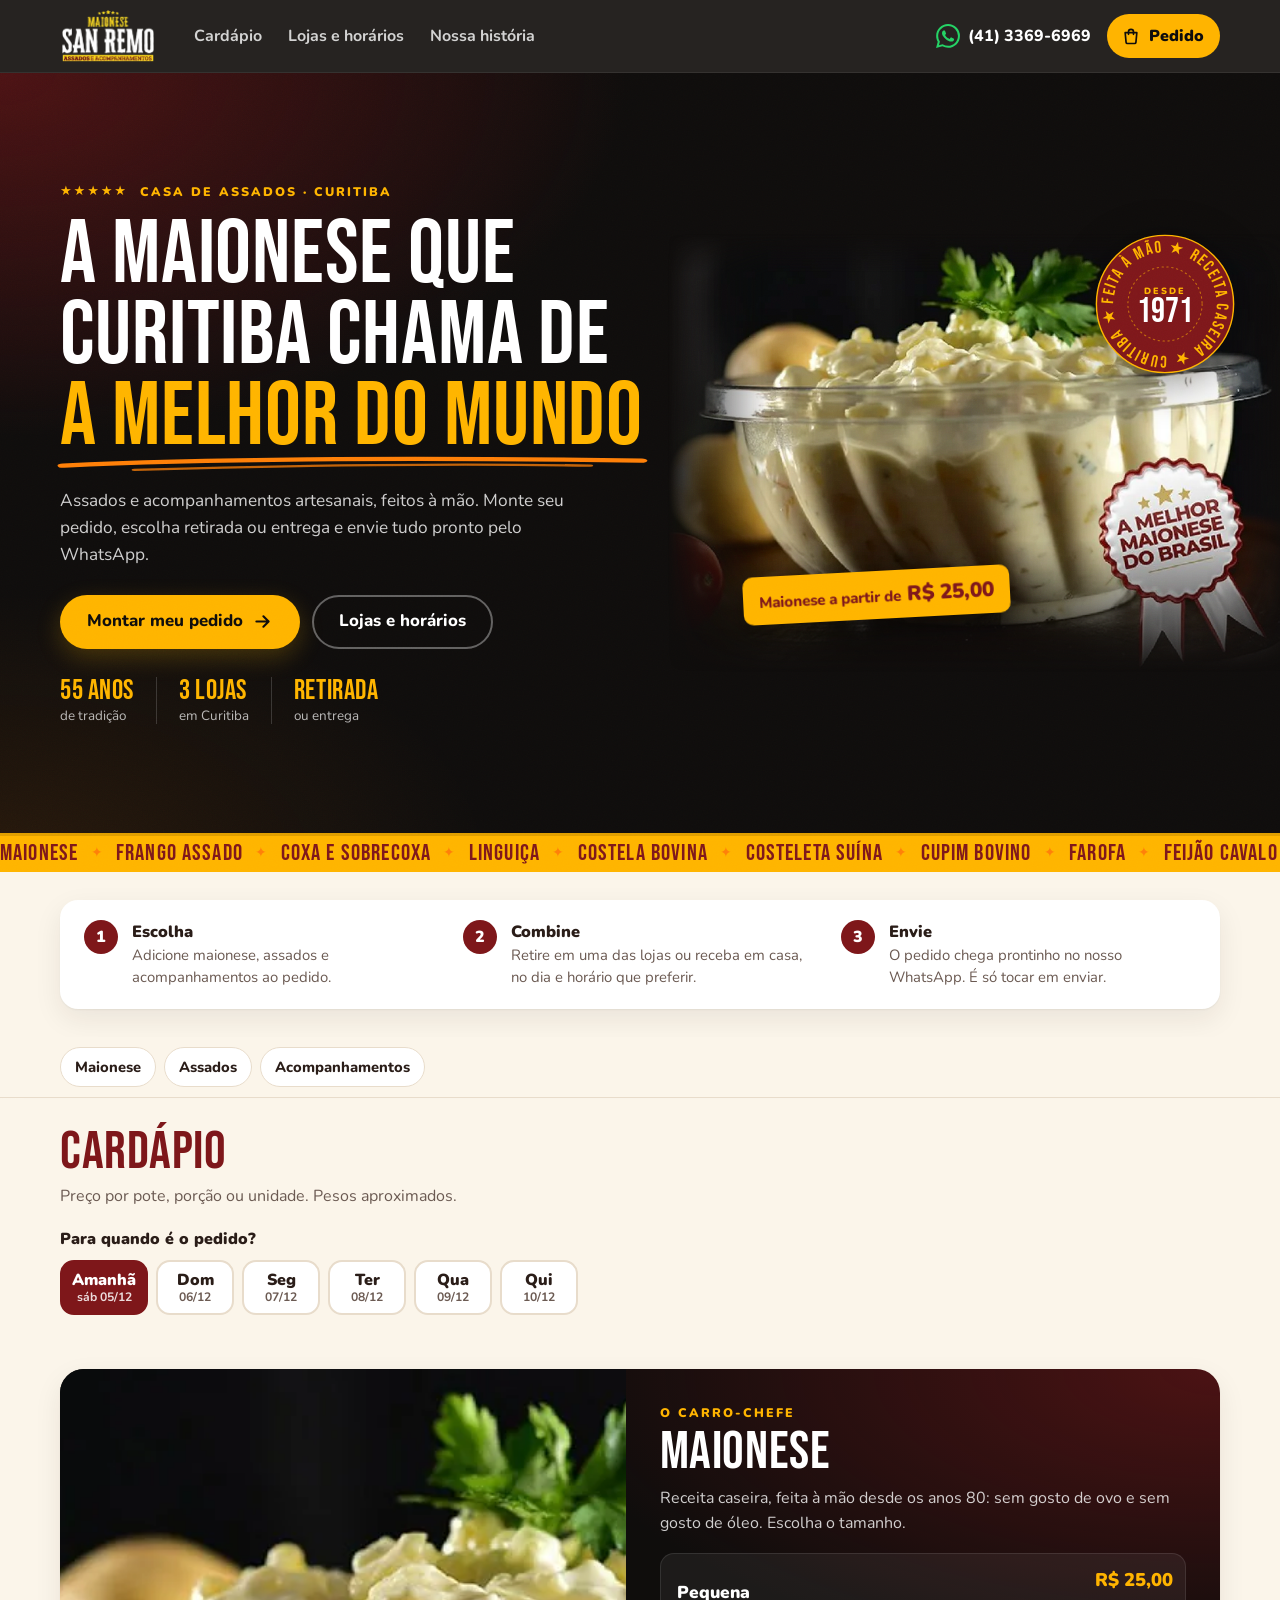
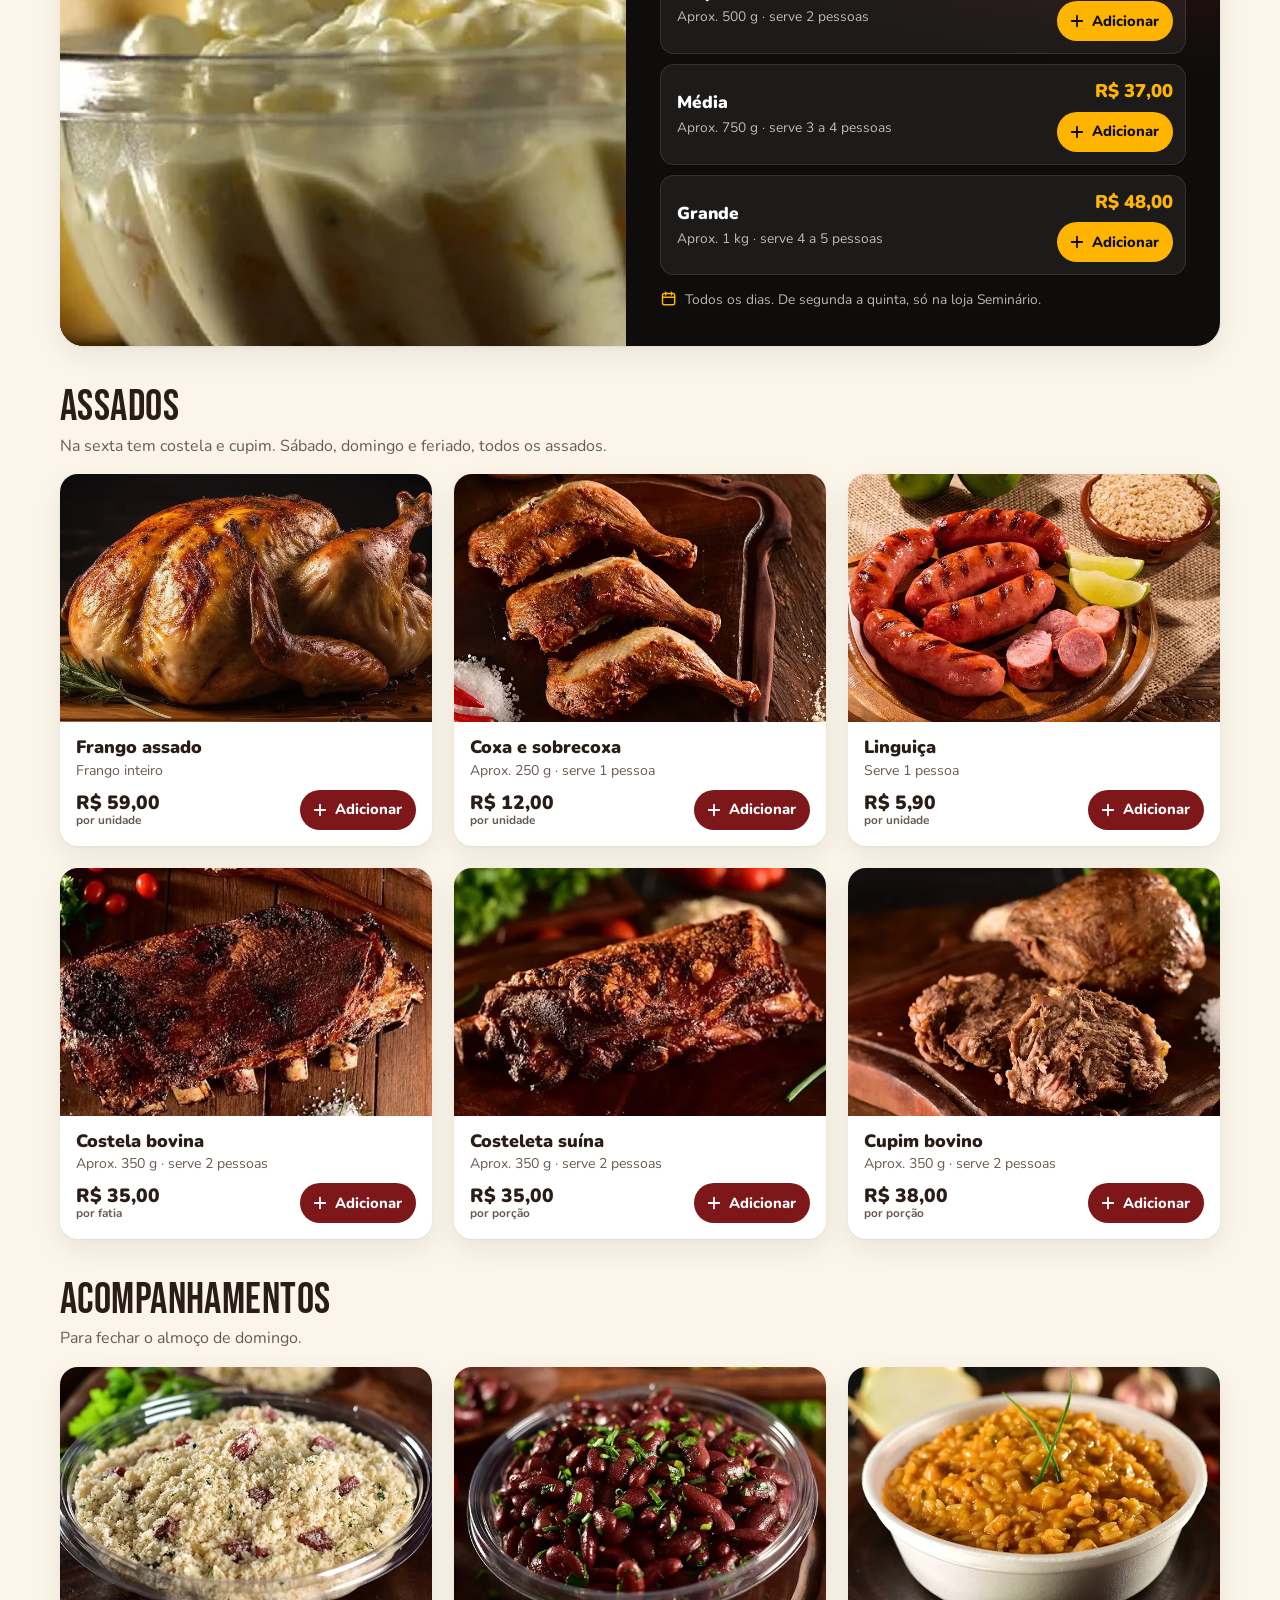
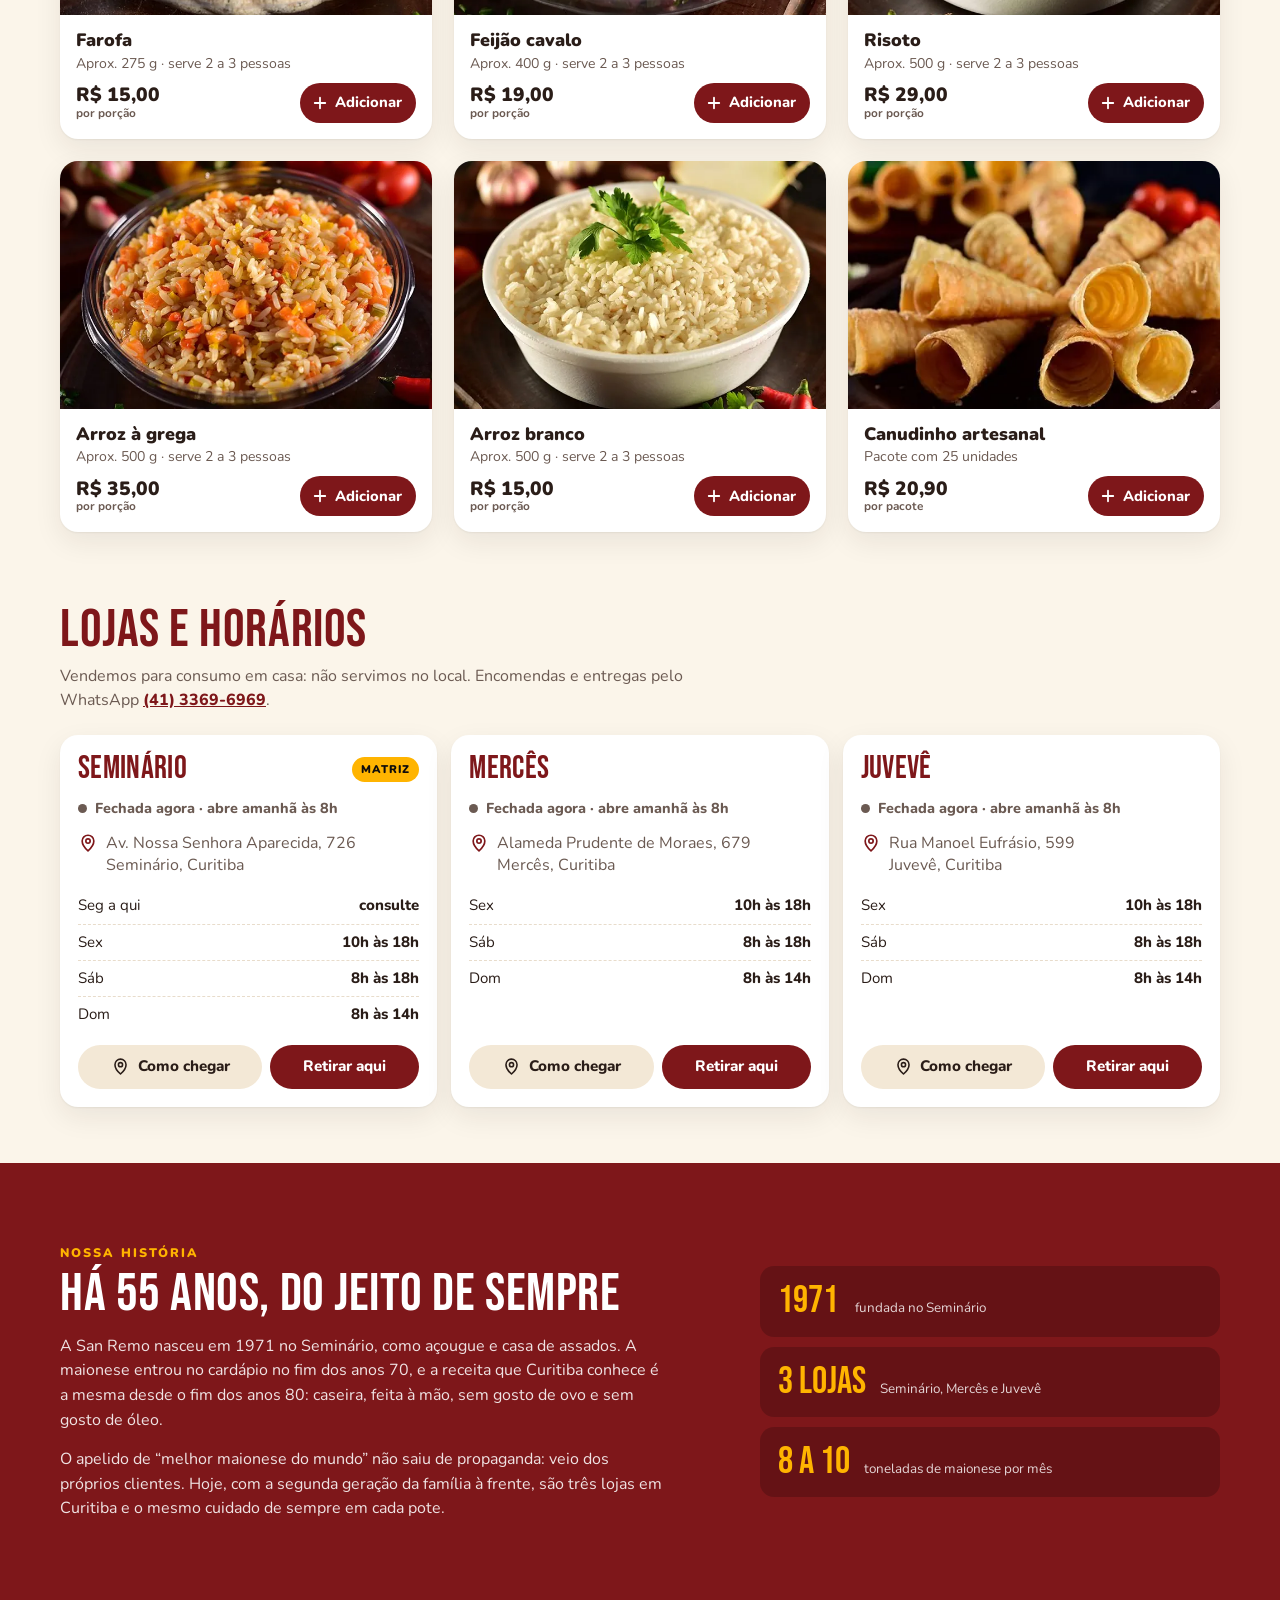
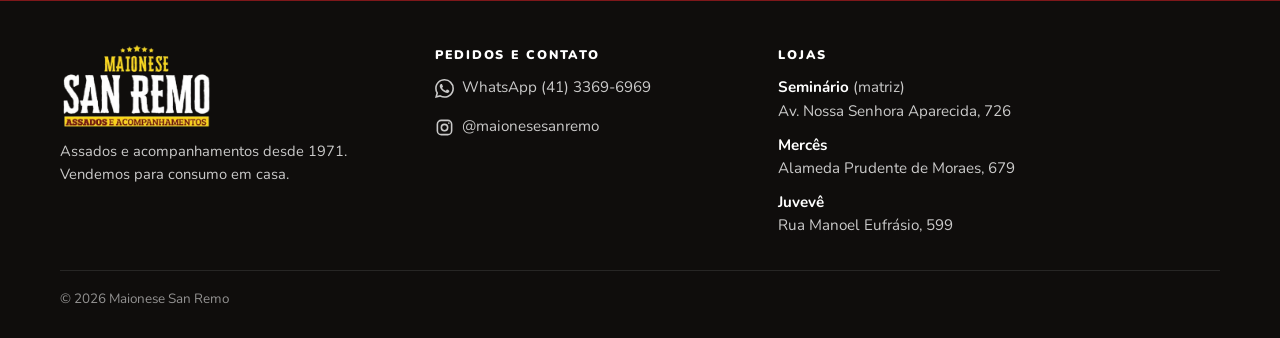
<file: index.html>
<!DOCTYPE html>
<html lang="pt-BR">
<head>
  <meta charset="utf-8">
  <meta name="viewport" content="width=device-width, initial-scale=1, viewport-fit=cover">
  <title>Maionese San Remo · Assados e acompanhamentos em Curitiba desde 1971</title>
  <meta name="description" content="A maionese artesanal que Curitiba chama de a melhor do mundo, além de frango, costela, cupim e acompanhamentos. Monte seu pedido e envie pelo WhatsApp. Lojas no Seminário, Mercês e Juvevê.">
  <link rel="canonical" href="https://www.maionesesanremo.com.br/">
  <meta name="theme-color" content="#0f0d0c">

  <meta property="og:locale" content="pt_BR">
  <meta property="og:type" content="website">
  <meta property="og:site_name" content="Maionese San Remo">
  <meta property="og:url" content="https://www.maionesesanremo.com.br/">
  <meta property="og:title" content="Maionese San Remo · Assados e acompanhamentos desde 1971">
  <meta property="og:description" content="A maionese que Curitiba chama de a melhor do mundo. Monte seu pedido e envie pelo WhatsApp.">
  <meta property="og:image" content="https://www.maionesesanremo.com.br/img/compartilhar.jpg">
  <meta property="og:image:width" content="1200">
  <meta property="og:image:height" content="630">
  <meta name="twitter:card" content="summary_large_image">

  <link rel="icon" type="image/png" href="favicon.png">
  <link rel="apple-touch-icon" href="apple-touch-icon.png">

  <link rel="preconnect" href="https://fonts.googleapis.com">
  <link rel="preconnect" href="https://fonts.gstatic.com" crossorigin>
  <link rel="stylesheet" href="https://fonts.googleapis.com/css2?family=Bebas+Neue&family=Nunito:wght@400;600;700;800;900&display=swap">
  <link rel="preload" as="image" href="img/maionese-destaque.webp" type="image/webp">
  <link rel="stylesheet" href="css/estilo.css">

  <!-- Google Ads (tag mantida do site anterior) -->
  <script async src="https://www.googletagmanager.com/gtag/js?id=AW-11486099084"></script>
  <script>
    window.dataLayer = window.dataLayer || [];
    function gtag(){dataLayer.push(arguments);}
    gtag('js', new Date());
    gtag('config', 'AW-11486099084');
  </script>
</head>
<body>
  <!-- Ícones -->
  <svg width="0" height="0" style="position:absolute" aria-hidden="true" focusable="false">
    <symbol id="i-wpp" viewBox="0 0 24 24"><path fill="currentColor" d="M17.472 14.382c-.297-.149-1.758-.867-2.03-.967-.273-.099-.471-.148-.67.15-.197.297-.767.966-.94 1.164-.173.199-.347.223-.644.075-.297-.15-1.255-.463-2.39-1.475-.883-.788-1.48-1.761-1.653-2.059-.173-.297-.018-.458.13-.606.134-.133.298-.347.446-.52.149-.174.198-.298.298-.497.099-.198.05-.371-.025-.52-.075-.149-.669-1.612-.916-2.207-.242-.579-.487-.5-.669-.51-.173-.008-.371-.01-.57-.01-.198 0-.52.074-.792.372-.272.297-1.04 1.016-1.04 2.479 0 1.462 1.065 2.875 1.213 3.074.149.198 2.096 3.2 5.077 4.487.709.306 1.262.489 1.694.625.712.227 1.36.195 1.871.118.571-.085 1.758-.719 2.006-1.413.248-.694.248-1.289.173-1.413-.074-.124-.272-.198-.57-.347m-5.421 7.403h-.004a9.87 9.87 0 0 1-5.031-1.378l-.361-.214-3.741.982.998-3.648-.235-.374a9.86 9.86 0 0 1-1.51-5.26c.001-5.45 4.436-9.884 9.888-9.884 2.64 0 5.122 1.03 6.988 2.898a9.825 9.825 0 0 1 2.893 6.994c-.003 5.45-4.437 9.884-9.885 9.884m8.413-18.297A11.815 11.815 0 0 0 12.05 0C5.495 0 .16 5.335.157 11.892c0 2.096.547 4.142 1.588 5.945L.057 24l6.305-1.654a11.882 11.882 0 0 0 5.683 1.448h.005c6.554 0 11.89-5.335 11.893-11.893a11.821 11.821 0 0 0-3.48-8.413Z"/></symbol>
      <symbol id="i-sacola" viewBox="0 0 24 24"><path fill="none" stroke="currentColor" stroke-width="2" stroke-linejoin="round" d="M5 8h14l-1.1 11.6a1.6 1.6 0 0 1-1.6 1.4H7.7a1.6 1.6 0 0 1-1.6-1.4L5 8Z"/><path fill="none" stroke="currentColor" stroke-width="2" stroke-linecap="round" d="M9 10V7a3 3 0 0 1 6 0v3"/></symbol>
      <symbol id="i-mais" viewBox="0 0 24 24"><path fill="none" stroke="currentColor" stroke-width="2.4" stroke-linecap="round" d="M12 5v14M5 12h14"/></symbol>
      <symbol id="i-menos" viewBox="0 0 24 24"><path fill="none" stroke="currentColor" stroke-width="2.4" stroke-linecap="round" d="M5 12h14"/></symbol>
      <symbol id="i-lixo" viewBox="0 0 24 24"><path fill="none" stroke="currentColor" stroke-width="2" stroke-linecap="round" stroke-linejoin="round" d="M4 7h16M10 11v6M14 11v6M9 7V4.8c0-.4.4-.8.8-.8h4.4c.4 0 .8.4.8.8V7M6 7l1 12.2c.1.9.8 1.8 1.8 1.8h6.4c1 0 1.7-.9 1.8-1.8L18 7"/></symbol>
      <symbol id="i-cal" viewBox="0 0 24 24"><g fill="none" stroke="currentColor" stroke-width="2" stroke-linecap="round" stroke-linejoin="round"><rect x="3.5" y="5" width="17" height="15.5" rx="2.5"/><path d="M3.5 10h17M8 3v4M16 3v4"/></g></symbol>
      <symbol id="i-pin" viewBox="0 0 24 24"><g fill="none" stroke="currentColor" stroke-width="2" stroke-linecap="round" stroke-linejoin="round"><path d="M12 21.5s7-6.1 7-11.8a7 7 0 1 0-14 0c0 5.7 7 11.8 7 11.8Z"/><circle cx="12" cy="9.7" r="2.6"/></g></symbol>
      <symbol id="i-relogio" viewBox="0 0 24 24"><g fill="none" stroke="currentColor" stroke-width="2" stroke-linecap="round" stroke-linejoin="round"><circle cx="12" cy="12" r="9"/><path d="M12 7v5.2l3.2 2"/></g></symbol>
      <symbol id="i-check" viewBox="0 0 24 24"><path fill="none" stroke="currentColor" stroke-width="2.6" stroke-linecap="round" stroke-linejoin="round" d="M5 12.5 9.5 17 19 7.5"/></symbol>
      <symbol id="i-voltar" viewBox="0 0 24 24"><path fill="none" stroke="currentColor" stroke-width="2.4" stroke-linecap="round" stroke-linejoin="round" d="M15 5 8 12l7 7"/></symbol>
      <symbol id="i-fechar" viewBox="0 0 24 24"><path fill="none" stroke="currentColor" stroke-width="2.4" stroke-linecap="round" d="M6 6l12 12M18 6 6 18"/></symbol>
      <symbol id="i-seta" viewBox="0 0 24 24"><path fill="none" stroke="currentColor" stroke-width="2.4" stroke-linecap="round" stroke-linejoin="round" d="M5 12h13M13 6l6 6-6 6"/></symbol>
      <symbol id="i-loja" viewBox="0 0 24 24"><g fill="none" stroke="currentColor" stroke-width="2" stroke-linecap="round" stroke-linejoin="round"><path d="M4 9.5 5.6 4h12.8L20 9.5"/><path d="M4 9.5c0 1.4 1.1 2.5 2.7 2.5s2.6-1.1 2.6-2.5c0 1.4 1.2 2.5 2.7 2.5s2.7-1.1 2.7-2.5c0 1.4 1.1 2.5 2.6 2.5S20 10.9 20 9.5"/><path d="M5.5 12v8.5h13V12M10 20.5V16h4v4.5"/></g></symbol>
      <symbol id="i-moto" viewBox="0 0 24 24"><g fill="none" stroke="currentColor" stroke-width="2" stroke-linecap="round" stroke-linejoin="round"><circle cx="5.5" cy="17" r="2.8"/><circle cx="18.5" cy="17" r="2.8"/><path d="M8.3 17h5.2l3-6.5H19M14.5 6.5h2l1.5 4M3.5 12.5h6l2.5 4.5"/></g></symbol>
      <symbol id="i-alerta" viewBox="0 0 24 24"><g fill="none" stroke="currentColor" stroke-width="2" stroke-linecap="round" stroke-linejoin="round"><path d="M10.3 4.3 2.6 17.6A2 2 0 0 0 4.3 20.6h15.4a2 2 0 0 0 1.7-3L13.7 4.3a2 2 0 0 0-3.4 0Z"/><path d="M12 9.5v4.5M12 17.2v.01"/></g></symbol>
      <symbol id="i-insta" viewBox="0 0 24 24"><g fill="none" stroke="currentColor" stroke-width="2" stroke-linecap="round" stroke-linejoin="round"><rect x="3" y="3" width="18" height="18" rx="5"/><circle cx="12" cy="12" r="4"/><path d="M17.5 6.5v.01"/></g></symbol>
  </svg>

  <a class="pular" href="#cardapio">Pular para o cardápio</a>

  <header class="topo" data-topo>
    <div class="topo__in">
      <a class="topo__marca" href="#inicio">
        <img src="img/logo.webp" alt="Maionese San Remo — assados e acompanhamentos" width="757" height="418">
      </a>
      <nav class="topo__nav" aria-label="Principal">
        <a href="#cardapio">Cardápio</a>
        <a href="#lojas">Lojas e horários</a>
        <a href="#historia">Nossa história</a>
      </nav>
      <div class="topo__acoes">
        <a class="topo__wpp" data-link-contato href="https://wa.me/554133696969" target="_blank" rel="noopener">
          <svg class="ico" aria-hidden="true"><use href="#i-wpp"/></svg>
          <span class="topo__wpp-txt">(41) 3369-6969</span>
          <span class="visualmente-oculto">WhatsApp</span>
        </a>
        <button class="topo__sacola" type="button" data-abrir-pedido aria-label="Ver pedido">
          <svg class="ico" aria-hidden="true"><use href="#i-sacola"/></svg>
          <span>Pedido</span>
          <span class="selo-qtd" data-qtd hidden>0</span>
        </button>
      </div>
    </div>
  </header>

  <main id="inicio">
    <section class="hero">
      <div class="hero__in">
        <div class="hero__texto">
          <p class="hero__sobre"><span class="hero__estrelas" aria-hidden="true">★★★★★</span>Casa de assados · Curitiba</p>
          <h1>A maionese que Curitiba chama de <em>a melhor do mundo</em></h1>
          <p class="hero__sub">Assados e acompanhamentos artesanais, feitos à mão. Monte seu pedido, escolha retirada ou entrega e envie tudo pronto pelo WhatsApp.</p>
          <div class="hero__ctas">
            <a class="btn btn--amarelo btn--grande" href="#cardapio">Montar meu pedido <svg class="ico" aria-hidden="true"><use href="#i-seta"/></svg></a>
            <a class="btn btn--contorno btn--grande" href="#lojas">Lojas e horários</a>
          </div>
          <ul class="hero__fatos">
            <li><b><span data-anos>55</span> anos</b> de tradição</li>
            <li><b>3 lojas</b> em Curitiba</li>
            <li><b>Retirada</b> ou entrega</li>
          </ul>
        </div>
        <figure class="hero__foto">
          <img src="img/maionese-destaque.webp" alt="Pote de maionese San Remo com salsinha e o selo “A melhor maionese do Brasil”" width="800" height="562" fetchpriority="high">
          <svg class="hero__selo" viewBox="0 0 200 200" aria-hidden="true" focusable="false">
            <defs><path id="selo-volta" d="M100 100m-74 0a74 74 0 1 1 148 0a74 74 0 1 1-148 0"/></defs>
            <circle cx="100" cy="100" r="98" class="hero__selo-fundo"/>
            <circle cx="100" cy="100" r="53" class="hero__selo-aro"/>
            <g class="hero__selo-giro">
              <text class="hero__selo-volta"><textPath href="#selo-volta">Feita à mão ★ Receita caseira ★ Curitiba ★</textPath></text>
            </g>
            <text x="100" y="86" class="hero__selo-rot">desde</text>
            <text x="100" y="125" class="hero__selo-num">1971</text>
          </svg>
          <figcaption class="faixa-preco">Maionese a partir de <strong data-preco-min>R$ 25,00</strong></figcaption>
        </figure>
      </div>
      <div class="faixa" aria-hidden="true" hidden>
        <div class="faixa__trilho" data-faixa></div>
      </div>
    </section>

    <section class="passos" aria-labelledby="passos-titulo">
      <h2 id="passos-titulo" class="visualmente-oculto">Como pedir</h2>
      <ol class="passos__lista">
        <li><span class="passos__num" aria-hidden="true">1</span><div><strong>Escolha</strong><p>Adicione maionese, assados e acompanhamentos ao pedido.</p></div></li>
        <li><span class="passos__num" aria-hidden="true">2</span><div><strong>Combine</strong><p>Retire em uma das lojas ou receba em casa, no dia e horário que preferir.</p></div></li>
        <li><span class="passos__num" aria-hidden="true">3</span><div><strong>Envie</strong><p>O pedido chega prontinho no nosso WhatsApp. É só tocar em enviar.</p></div></li>
      </ol>
    </section>

    <nav class="categorias" aria-label="Categorias do cardápio">
      <div class="categorias__in" data-categorias></div>
    </nav>

    <section id="cardapio" class="cardapio" aria-labelledby="cardapio-titulo">
      <div class="cardapio__topo">
        <h2 id="cardapio-titulo" class="titulo-secao">Cardápio</h2>
        <p class="cardapio__intro">Preço por pote, porção ou unidade. Pesos aproximados.</p>
      </div>
      <div class="quando" data-quando></div>
      <div data-cardapio></div>
      <noscript>
        <p class="aviso-noscript">Para montar o pedido pelo site, ative o JavaScript do navegador. Ou peça direto pelo WhatsApp: <a href="https://wa.me/554133696969">(41) 3369-6969</a>.</p>
      </noscript>
    </section>

    <section id="lojas" class="lojas" aria-labelledby="lojas-titulo">
      <h2 id="lojas-titulo" class="titulo-secao">Lojas e horários</h2>
      <p class="lojas__intro">Vendemos para consumo em casa: não servimos no local. Encomendas e entregas pelo WhatsApp <a data-link-contato href="https://wa.me/554133696969" target="_blank" rel="noopener">(41) 3369-6969</a>.</p>
      <div class="lojas__grade" data-lojas></div>
    </section>

    <section id="historia" class="historia" aria-labelledby="historia-titulo">
      <div class="historia__in">
        <div class="historia__texto">
          <p class="sobretitulo">Nossa história</p>
          <h2 id="historia-titulo" class="titulo-secao">Há <span data-anos>55</span> anos, do jeito de sempre</h2>
          <p>A San Remo nasceu em 1971 no Seminário, como açougue e casa de assados. A maionese entrou no cardápio no fim dos anos 70, e a receita que Curitiba conhece é a mesma desde o fim dos anos 80: caseira, feita à mão, sem gosto de ovo e sem gosto de óleo.</p>
          <p>O apelido de “melhor maionese do mundo” não saiu de propaganda: veio dos próprios clientes. Hoje, com a segunda geração da família à frente, são três lojas em Curitiba e o mesmo cuidado de sempre em cada pote.</p>
        </div>
        <dl class="historia__numeros">
          <div><dt>1971</dt><dd>fundada no Seminário</dd></div>
          <div><dt>3 lojas</dt><dd>Seminário, Mercês e Juvevê</dd></div>
          <div><dt>8 a 10</dt><dd>toneladas de maionese por mês</dd></div>
        </dl>
      </div>
    </section>
  </main>

  <footer class="rodape">
    <div class="rodape__in">
      <div class="rodape__marca">
        <img src="img/logo.webp" alt="Maionese San Remo" width="757" height="418" loading="lazy">
        <p>Assados e acompanhamentos desde 1971.<br>Vendemos para consumo em casa.</p>
      </div>
      <div>
        <h2 class="rodape__titulo">Pedidos e contato</h2>
        <ul>
          <li><a data-link-contato href="https://wa.me/554133696969" target="_blank" rel="noopener"><svg class="ico" aria-hidden="true"><use href="#i-wpp"/></svg>WhatsApp (41) 3369-6969</a></li>
          <li><a href="https://www.instagram.com/maionesesanremo/" target="_blank" rel="noopener"><svg class="ico" aria-hidden="true"><use href="#i-insta"/></svg>@maionesesanremo</a></li>
        </ul>
      </div>
      <div>
        <h2 class="rodape__titulo">Lojas</h2>
        <ul data-rodape-lojas></ul>
      </div>
    </div>
    <p class="rodape__base">© <span data-ano>2026</span> Maionese San Remo<span data-cnpj></span></p>
  </footer>

  <!-- Barra do pedido (aparece quando há itens) -->
  <div class="barra" data-barra hidden>
    <button type="button" class="barra__btn" data-abrir-pedido>
      <span class="barra__qtd"><svg class="ico" aria-hidden="true"><use href="#i-sacola"/></svg><b data-barra-qtd>0</b></span>
      <span class="barra__txt">Ver pedido</span>
      <span class="barra__total" data-barra-total>R$ 0,00</span>
    </button>
  </div>

  <!-- Pedido: itens → retirada/entrega → envio -->
  <dialog class="pedido" data-pedido aria-labelledby="pedido-titulo">
    <div class="pedido__caixa">
      <header class="pedido__topo">
        <button type="button" class="icone-btn" data-voltar aria-label="Voltar para os itens" hidden><svg class="ico" aria-hidden="true"><use href="#i-voltar"/></svg></button>
        <div class="pedido__cab">
          <h2 id="pedido-titulo" tabindex="-1" data-pedido-titulo>Seu pedido</h2>
          <ol class="progresso" aria-label="Etapas do pedido">
            <li data-passo="itens">Itens</li>
            <li data-passo="dados">Retirada ou entrega</li>
            <li data-passo="enviado">Envio</li>
          </ol>
        </div>
        <button type="button" class="icone-btn" data-fechar aria-label="Fechar"><svg class="ico" aria-hidden="true"><use href="#i-fechar"/></svg></button>
      </header>

      <div class="pedido__corpo" data-corpo>
        <section data-etapa="itens" aria-label="Itens do pedido">
          <ul class="itens" data-itens></ul>
          <div class="vazio" data-vazio hidden>
            <div class="vazio__icone"><svg class="ico" aria-hidden="true"><use href="#i-sacola"/></svg></div>
            <p class="vazio__titulo">Seu pedido está vazio</p>
            <p>Que tal começar pela maionese mais famosa de Curitiba?</p>
            <button type="button" class="btn btn--vinho" data-ir-cardapio>Ver o cardápio</button>
          </div>
          <div class="sugestoes" data-sugestoes></div>
        </section>

        <section data-etapa="dados" hidden aria-label="Retirada ou entrega">
          <form id="form-pedido" novalidate>
            <fieldset class="grupo" data-modos>
              <legend>Como você quer receber?</legend>
              <div class="modos">
                <label class="opcao">
                  <input type="radio" name="modo" value="retirar">
                  <span><svg class="ico" aria-hidden="true"><use href="#i-loja"/></svg><b>Retirar na loja</b><small>Sem taxa</small></span>
                </label>
                <label class="opcao">
                  <input type="radio" name="modo" value="entrega">
                  <span><svg class="ico" aria-hidden="true"><use href="#i-moto"/></svg><b>Entrega</b><small>Taxa a combinar</small></span>
                </label>
              </div>
            </fieldset>

            <fieldset class="grupo" data-bloco="retirar">
              <legend>Em qual loja?</legend>
              <div class="lista-lojas" data-lista-lojas></div>
            </fieldset>

            <fieldset class="grupo" data-bloco="entrega" hidden>
              <legend>Endereço de entrega</legend>
              <label class="campo" data-campo="endereco"><span>Rua e número</span><input name="endereco" autocomplete="address-line1" placeholder="Ex.: Rua Brigadeiro Franco, 1500"></label>
              <label class="campo" data-campo="bairro"><span>Bairro</span><input name="bairro" autocomplete="address-level3"></label>
              <label class="campo"><span>Complemento ou referência <i>(opcional)</i></span><input name="complemento" autocomplete="address-line2" placeholder="Ex.: ap. 32, bloco B"></label>
              <p class="nota" data-aviso-entrega></p>
            </fieldset>

            <fieldset class="grupo" data-campo="data">
              <legend>Para quando?</legend>
              <div class="dias" data-dias></div>
              <label class="campo" data-campo="hora"><span>Horário</span><select name="hora" data-hora></select></label>
              <p class="nota" data-nota-horario></p>
            </fieldset>

            <div class="alerta" data-alerta role="status" hidden></div>

            <fieldset class="grupo">
              <legend>Seus dados</legend>
              <label class="campo" data-campo="nome"><span>Seu nome</span><input name="nome" autocomplete="name" placeholder="Para a loja saber de quem é o pedido"></label>
            </fieldset>

            <fieldset class="grupo" data-bloco="entrega" hidden>
              <legend>Pagamento na entrega</legend>
              <div class="chips" data-pagamentos></div>
              <label class="campo" data-troco hidden><span>Troco para quanto? <i>(opcional)</i></span><input name="troco" inputmode="decimal" placeholder="Ex.: 100"></label>
            </fieldset>

            <label class="campo"><span>Observações <i>(opcional)</i></span><textarea name="obs" rows="2" placeholder="Ex.: frango bem assado, separar em duas sacolas…"></textarea></label>

            <div class="resumo" data-resumo></div>
          </form>
        </section>

        <section data-etapa="enviado" hidden aria-label="Pedido enviado">
          <div class="enviado">
            <div class="enviado__icone"><svg class="ico" aria-hidden="true"><use href="#i-check"/></svg></div>
            <p class="enviado__titulo">Seu pedido está pronto no WhatsApp!</p>
            <p>Agora é só tocar em <b>enviar</b> na conversa. A loja confirma o pedido e o horário por lá.</p>
            <a class="btn btn--wpp btn--bloco" data-link-final href="https://wa.me/554133696969" target="_blank" rel="noopener"><svg class="ico" aria-hidden="true"><use href="#i-wpp"/></svg>Abrir o WhatsApp de novo</a>
            <button type="button" class="btn btn--leve btn--bloco" data-novo-pedido>Fazer um novo pedido</button>
            <p class="nota">Seu pedido fica salvo neste aparelho até você começar um novo.</p>
          </div>
        </section>
      </div>

      <footer class="pedido__rodape" data-rodape-pedido>
        <div class="pedido__total"><span>Total dos itens</span><strong data-total>R$ 0,00</strong></div>
        <button type="button" class="btn btn--vinho btn--bloco btn--grande" data-continuar>Continuar <svg class="ico" aria-hidden="true"><use href="#i-seta"/></svg></button>
        <button type="submit" form="form-pedido" class="btn btn--wpp btn--bloco btn--grande" data-enviar hidden><svg class="ico" aria-hidden="true"><use href="#i-wpp"/></svg>Enviar pedido pelo WhatsApp</button>
      </footer>
    </div>
  </dialog>

  <div class="toast" data-toast role="status" aria-live="polite"></div>

  <script src="js/config.js" defer></script>
  <script src="js/cardapio.js" defer></script>
  <script src="js/app.js" defer></script>
</body>
</html>
</file>
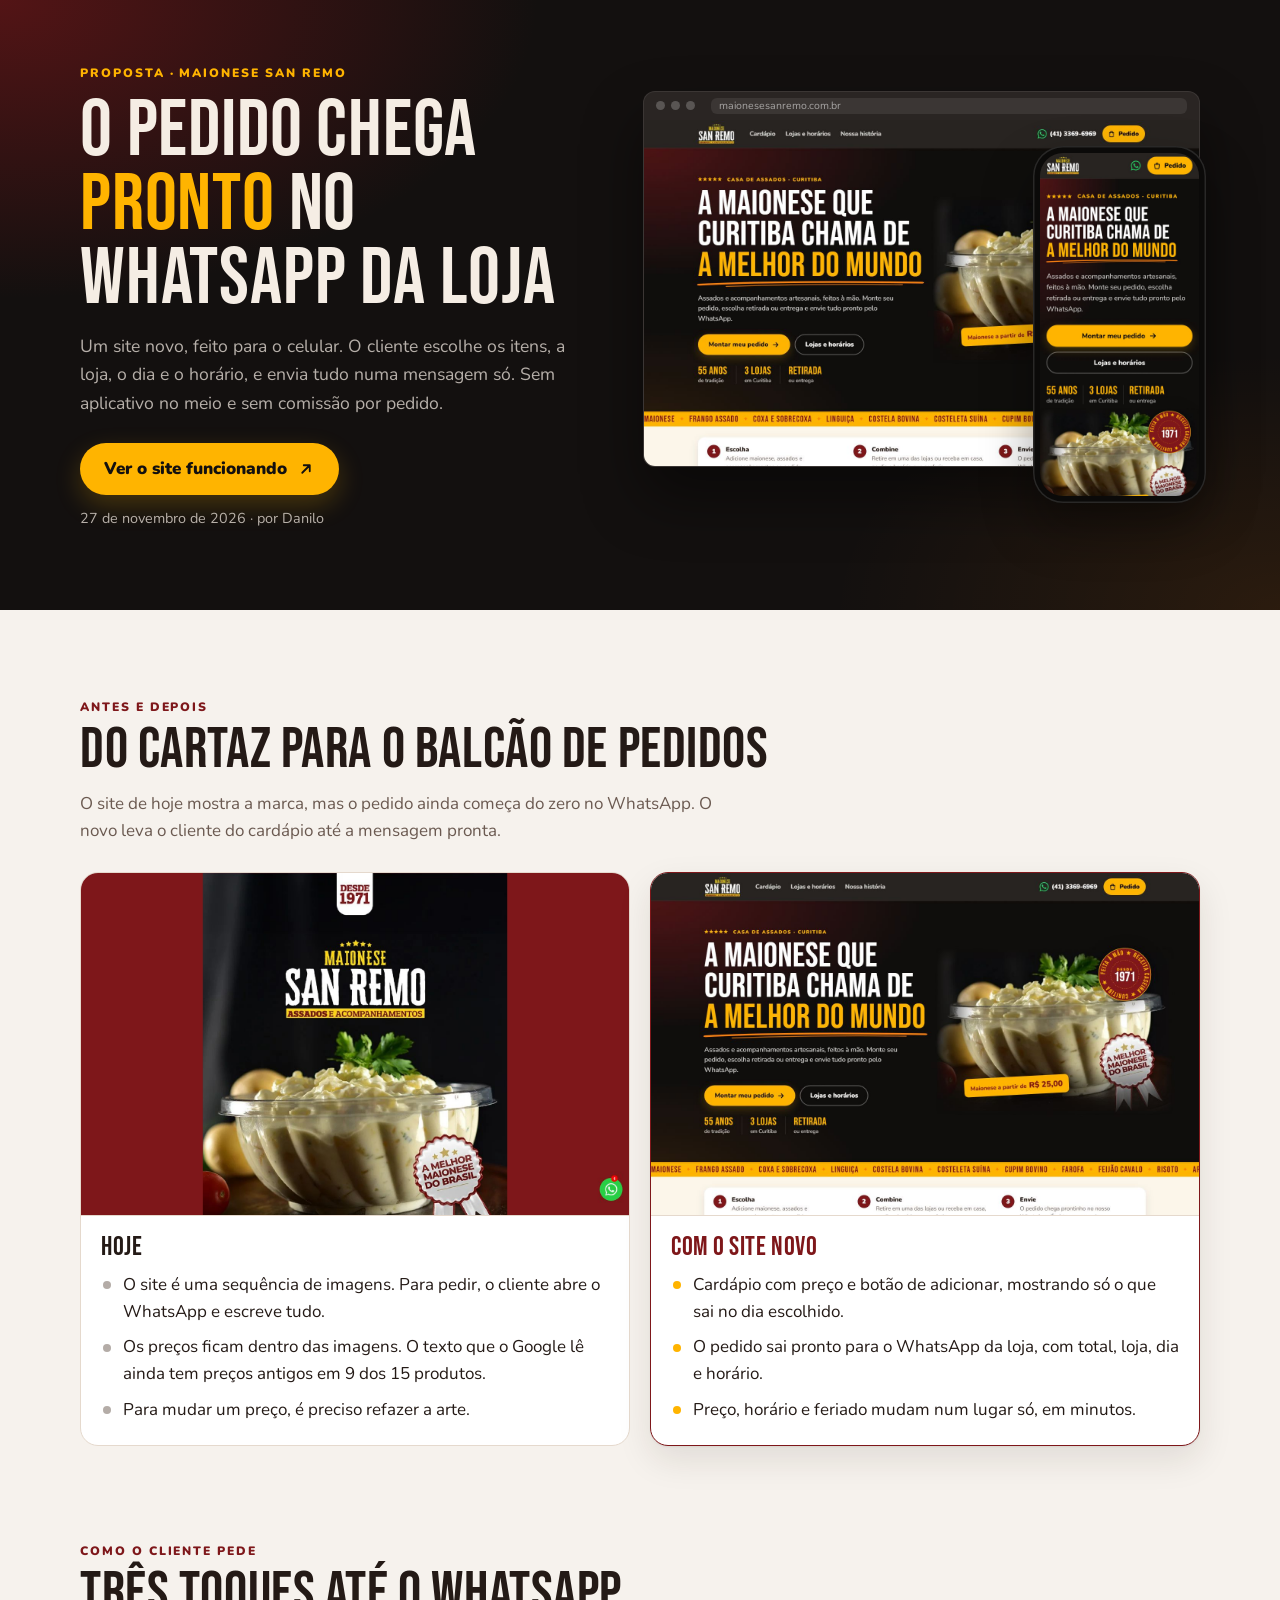
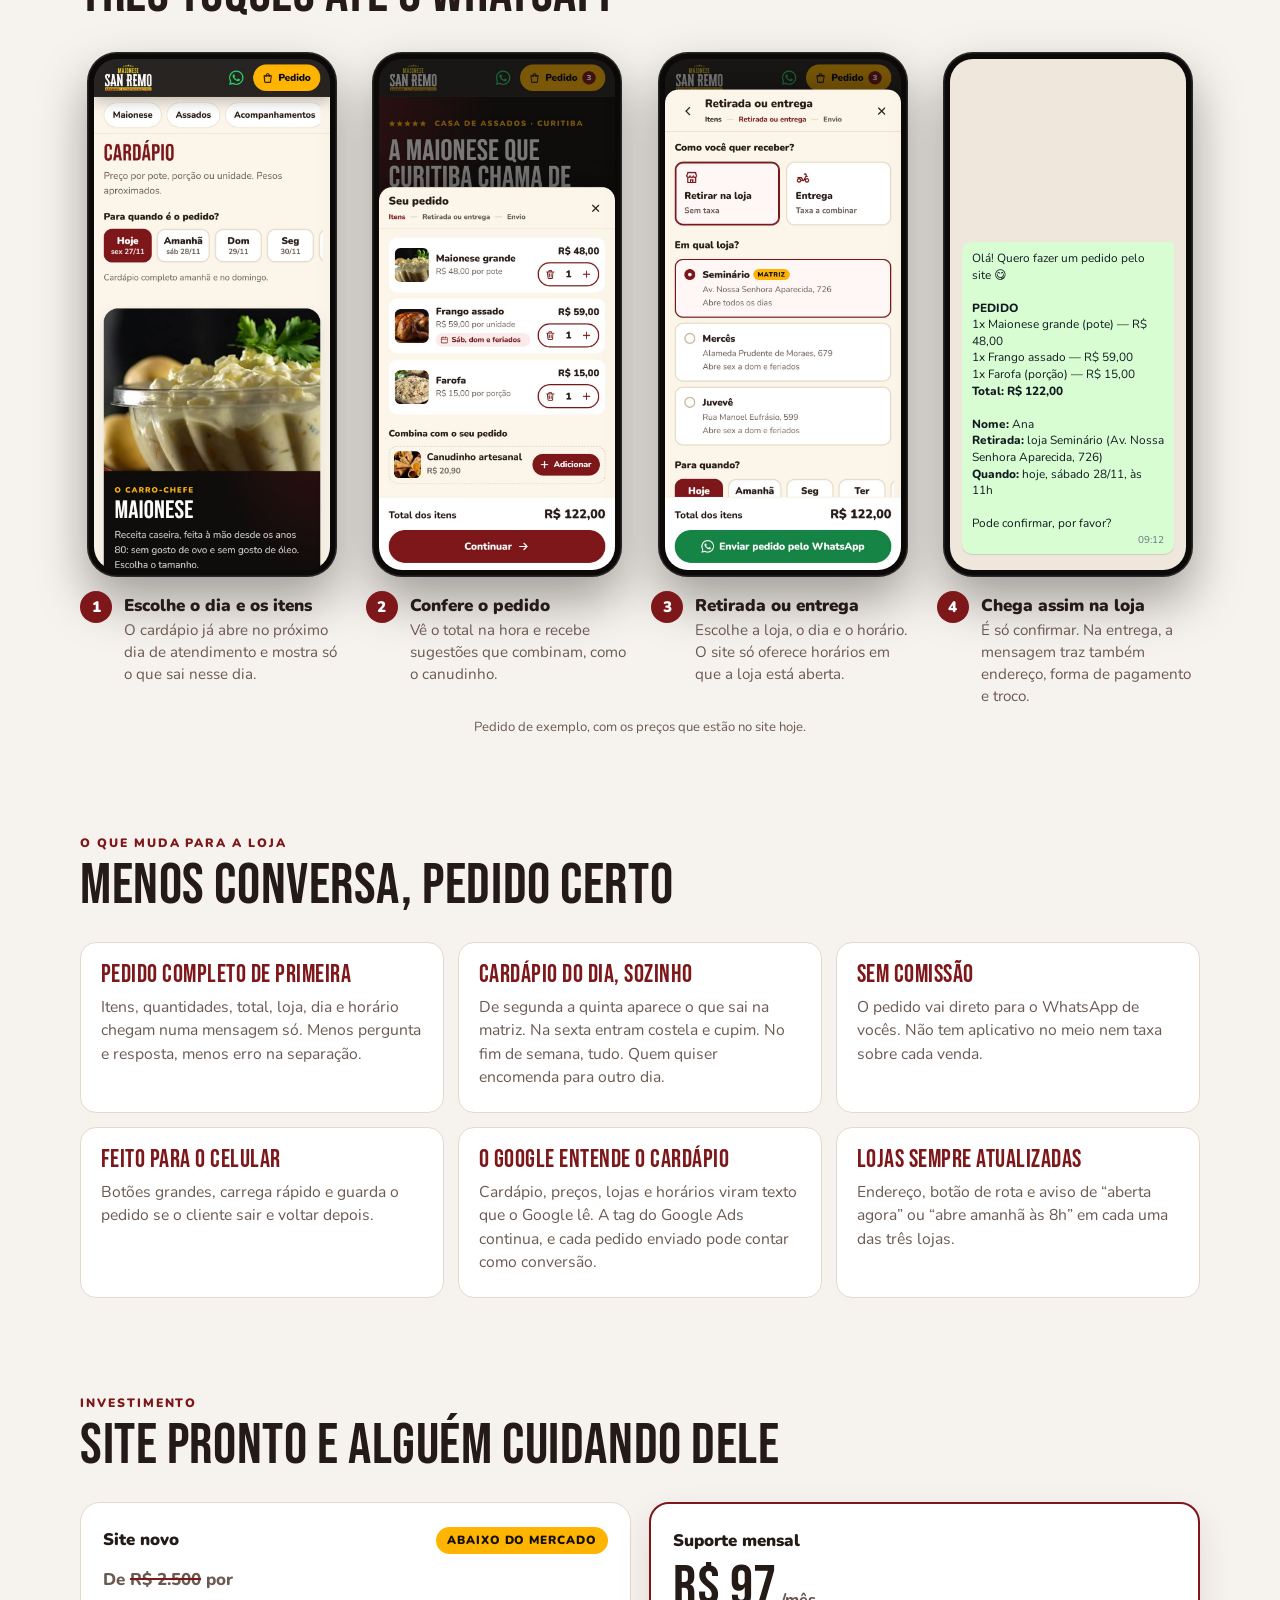
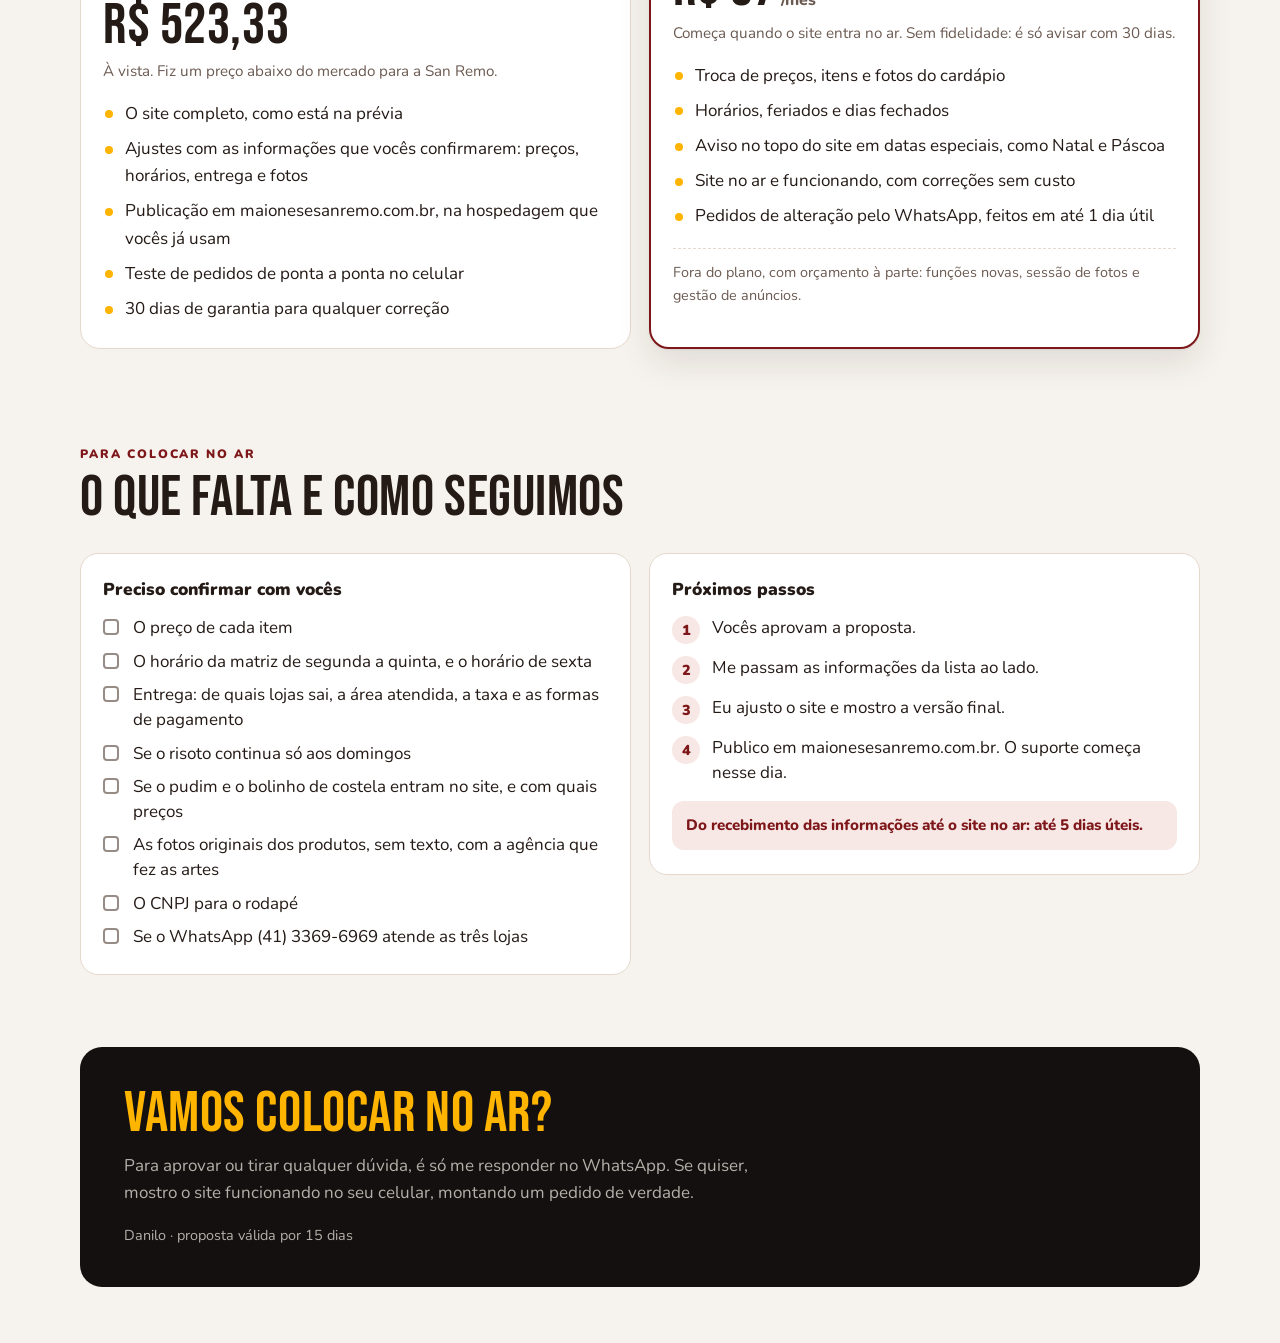
<file: proposta/index.html>
<!DOCTYPE html>
<html lang="pt-BR">
<head>
  <meta charset="utf-8">
  <meta name="viewport" content="width=device-width, initial-scale=1">
  <title>Proposta · Site novo da Maionese San Remo</title>
  <meta name="description" content="O pedido chega pronto no WhatsApp da loja: como funciona o site novo, preço e suporte mensal.">
  <meta name="robots" content="noindex, nofollow">
  <meta name="theme-color" content="#13100f">
  <meta property="og:locale" content="pt_BR">
  <meta property="og:type" content="website">
  <meta property="og:url" content="https://maionese-sanremo.vercel.app/proposta/">
  <meta property="og:title" content="Proposta · Site novo da Maionese San Remo">
  <meta property="og:description" content="O pedido chega pronto no WhatsApp da loja. Veja como funciona, o preço e o suporte mensal.">
  <meta property="og:image" content="https://maionese-sanremo.vercel.app/proposta/img/novo-desktop.jpg">
  <meta property="og:image:width" content="1440">
  <meta property="og:image:height" content="900">
  <meta name="twitter:card" content="summary_large_image">
  <link rel="icon" type="image/png" href="/favicon.png">
  <link rel="preconnect" href="https://fonts.googleapis.com">
  <link rel="preconnect" href="https://fonts.gstatic.com" crossorigin>
  <link rel="stylesheet" href="https://fonts.googleapis.com/css2?family=Bebas+Neue&family=Nunito:wght@400;600;700;800;900&display=swap">
  <style>
    /* Layout: faixa escura de abertura com o site em tela; depois uma coluna única, como um cardápio de balcão. */
    :root {
      --bg: #f6f2ed;
      --superficie: #ffffff;
      --tinta: #241a16;
      --tinta-2: #6b5a51;
      --linha: #e5d9cd;
      --vinho: #7e171a;
      --vinho-txt: #7e171a;
      --vinho-fundo: #f7e7e5;
      --amarelo: #ffb400;
      --carvao: #13100f;
      --sobre-carvao: #f5ede4;
      --sobre-carvao-2: rgba(245, 237, 228, .72);
      --wpp-fundo: #efe6dc;
      --wpp-balao: #d9fdd3;
      --wpp-txt: #111b21;
      --wpp-hora: #667781;
      --sombra: 0 1px 2px rgba(36, 26, 22, .06), 0 14px 34px rgba(36, 26, 22, .10);

      --display: 'Bebas Neue', 'Oswald', Impact, 'Arial Narrow', sans-serif;
      --texto: 'Nunito', system-ui, -apple-system, 'Segoe UI', Roboto, Arial, sans-serif;
      --largura: 1120px;
    }
    @media (prefers-color-scheme: dark) {
      :root:not([data-theme="light"]) {
        --bg: #161210; --superficie: #201a17; --tinta: #f2eae2; --tinta-2: #b9a99e; --linha: #3a2f2a;
        --vinho-txt: #f2958c; --vinho-fundo: #3a1c1b;
        --wpp-fundo: #0b141a; --wpp-balao: #005c4b; --wpp-txt: #e9edef; --wpp-hora: #a7b8bf;
        --sombra: 0 1px 2px rgba(0, 0, 0, .3), 0 14px 34px rgba(0, 0, 0, .35);
        color-scheme: dark;
      }
    }
    :root[data-theme="dark"] {
      --bg: #161210; --superficie: #201a17; --tinta: #f2eae2; --tinta-2: #b9a99e; --linha: #3a2f2a;
      --vinho-txt: #f2958c; --vinho-fundo: #3a1c1b;
      --wpp-fundo: #0b141a; --wpp-balao: #005c4b; --wpp-txt: #e9edef; --wpp-hora: #a7b8bf;
      --sombra: 0 1px 2px rgba(0, 0, 0, .3), 0 14px 34px rgba(0, 0, 0, .35);
      color-scheme: dark;
    }

    *, *::before, *::after { box-sizing: border-box; }
    body {
      margin: 0; background: var(--bg); color: var(--tinta);
      font-family: var(--texto); font-size: 1.0625rem; line-height: 1.6;
      -webkit-font-smoothing: antialiased;
    }
    img { display: block; max-width: 100%; height: auto; }
    a { color: inherit; }
    h1, h2, h3, p, ul, ol { margin: 0; }
    :focus-visible { outline: 3px solid var(--amarelo); outline-offset: 3px; border-radius: 4px; }

    .in {
      width: 100%; max-width: calc(var(--largura) + 2 * max(16px, env(safe-area-inset-left, 0px)));
      margin-inline: auto;
      padding-left: max(16px, env(safe-area-inset-left, 0px));
      padding-right: max(16px, env(safe-area-inset-right, 0px));
    }
    .rotulo {
      font-weight: 900; font-size: .76rem; letter-spacing: .16em; text-transform: uppercase; color: var(--vinho-txt);
    }
    .titulo {
      font-family: var(--display); font-weight: 400; font-size: clamp(2.4rem, 6.5vw, 3.6rem);
      line-height: .95; letter-spacing: .01em; text-wrap: balance; margin-top: 6px;
    }
    .intro { margin-top: 12px; color: var(--tinta-2); max-width: 38em; }
    section.bloco { padding-block: 64px 8px; }

    /* ---------- abertura ---------- */
    .abertura {
      background:
        radial-gradient(60% 70% at 0% 0%, rgba(126, 23, 26, .6), transparent 70%),
        radial-gradient(50% 60% at 100% 100%, rgba(255, 127, 8, .10), transparent 70%),
        var(--carvao);
      color: var(--sobre-carvao);
      margin-top: calc(-1 * env(safe-area-inset-top, 0px));
      padding-top: calc(env(safe-area-inset-top, 0px) + 40px);
      padding-bottom: 56px;
      overflow: hidden;
    }
    .abertura__grade { display: grid; gap: 40px; align-items: center; }
    .abertura .rotulo { color: var(--amarelo); }
    .abertura h1 {
      font-family: var(--display); font-weight: 400; letter-spacing: .01em;
      font-size: clamp(2.9rem, 10vw, 5rem); line-height: .92; margin-top: 12px; text-wrap: balance;
    }
    .abertura h1 em { font-style: normal; color: var(--amarelo); }
    .abertura__sub { margin-top: 16px; color: var(--sobre-carvao-2); font-size: 1.1rem; max-width: 31em; }
    .abertura__acoes { display: flex; flex-wrap: wrap; align-items: center; gap: 12px 18px; margin-top: 26px; }
    .btn {
      display: inline-flex; align-items: center; gap: 10px; min-height: 52px; padding: 0 24px;
      border-radius: 999px; background: var(--amarelo); color: var(--carvao);
      font-weight: 900; text-decoration: none; box-shadow: 0 10px 26px rgba(255, 180, 0, .22);
    }
    .btn:hover { background: #ffc93d; }
    .btn svg { width: 18px; height: 18px; }
    .abertura__meta { font-size: .9rem; color: var(--sobre-carvao-2); }

    .telas { position: relative; padding: 0 0 36px 0; }
    .navegador {
      border-radius: 12px; overflow: hidden; background: #2a2523;
      box-shadow: 0 30px 60px rgba(0, 0, 0, .45); border: 1px solid rgba(255, 255, 255, .08);
    }
    .navegador__barra { display: flex; align-items: center; gap: 6px; height: 28px; padding: 0 12px; }
    .navegador__barra i { width: 9px; height: 9px; border-radius: 50%; background: rgba(255, 255, 255, .22); }
    .navegador__barra span {
      margin-left: 10px; flex: 1; height: 16px; border-radius: 6px; background: rgba(255, 255, 255, .08);
      font-size: .66rem; line-height: 16px; padding-left: 8px; color: rgba(255, 255, 255, .55); font-style: normal;
      overflow: hidden; white-space: nowrap;
    }
    .celular {
      border-radius: 30px; padding: 7px; background: #0b0a09;
      box-shadow: 0 24px 50px rgba(0, 0, 0, .35), inset 0 0 0 1.5px rgba(255, 255, 255, .12);
    }
    .celular img { border-radius: 23px; aspect-ratio: 390 / 844; object-fit: cover; object-position: top; width: 100%; }
    .telas .celular { position: absolute; right: -6px; bottom: 0; width: 31%; max-width: 200px; }

    /* ---------- antes e depois ---------- */
    .comparar { display: grid; gap: 20px; margin-top: 28px; }
    .lado {
      background: var(--superficie); border: 1px solid var(--linha); border-radius: 18px; overflow: hidden;
      display: flex; flex-direction: column;
    }
    .lado img { aspect-ratio: 16 / 10; object-fit: cover; object-position: top; width: 100%; border-bottom: 1px solid var(--linha); }
    .lado__txt { padding: 18px 20px 22px; }
    .lado__tit { font-family: var(--display); font-weight: 400; font-size: 1.7rem; line-height: 1; letter-spacing: .02em; }
    .lado--novo { border-color: var(--vinho); box-shadow: var(--sombra); }
    .lado--novo .lado__tit { color: var(--vinho-txt); }
    .lista { list-style: none; padding: 0; margin-top: 10px; display: grid; gap: 8px; }
    .lista li { position: relative; padding-left: 22px; }
    .lista li::before {
      content: ''; position: absolute; left: 2px; top: .62em; width: 8px; height: 8px; border-radius: 50%;
      background: var(--tinta-2); opacity: .5;
    }
    .lado--novo .lista li::before { background: var(--amarelo); opacity: 1; }

    /* ---------- como pede ---------- */
    .passos { list-style: none; padding: 0; margin-top: 30px; display: grid; gap: 34px 22px; grid-template-columns: repeat(auto-fit, minmax(220px, 1fr)); }
    .passo { display: flex; flex-direction: column; gap: 14px; min-width: 0; }
    .passo .celular { width: 100%; max-width: 250px; margin-inline: auto; }
    .passo__txt { display: grid; grid-template-columns: auto 1fr; gap: 2px 12px; align-items: start; }
    .passo__num {
      grid-row: span 2; width: 32px; height: 32px; border-radius: 50%; display: grid; place-items: center;
      background: var(--vinho); color: #fff; font-weight: 900; font-size: .95rem;
    }
    .passo__tit { font-weight: 900; line-height: 1.3; padding-top: 4px; }
    .passo__desc { color: var(--tinta-2); font-size: .95rem; line-height: 1.45; }

    .conversa {
      background: var(--wpp-fundo); border-radius: 23px; padding: 16px 12px; width: 100%;
      aspect-ratio: 390 / 844; display: flex; flex-direction: column; justify-content: flex-end; overflow: hidden;
    }
    .balao {
      align-self: flex-end; background: var(--wpp-balao); color: var(--wpp-txt);
      border-radius: 10px 2px 10px 10px; padding: 8px 10px 6px; font-size: .74rem; line-height: 1.4;
      box-shadow: 0 1px 1px rgba(0, 0, 0, .12); white-space: pre-line; overflow-wrap: anywhere;
    }
    .balao b { font-weight: 800; }
    .balao small { display: block; text-align: right; font-size: .62rem; color: var(--wpp-hora); margin-top: 2px; }
    .exemplo { margin-top: 10px; font-size: .82rem; color: var(--tinta-2); text-align: center; }

    /* ---------- benefícios ---------- */
    .beneficios { list-style: none; padding: 0; margin-top: 28px; display: grid; gap: 14px; grid-template-columns: repeat(auto-fit, minmax(290px, 1fr)); }
    .beneficio { background: var(--superficie); border: 1px solid var(--linha); border-radius: 16px; padding: 20px 20px 22px; }
    .beneficio h3 { font-family: var(--display); font-weight: 400; font-size: 1.55rem; line-height: 1; letter-spacing: .02em; color: var(--vinho-txt); }
    .beneficio p { margin-top: 8px; color: var(--tinta-2); font-size: .98rem; line-height: 1.5; }

    /* ---------- investimento ---------- */
    .precos { display: grid; gap: 18px; margin-top: 28px; grid-template-columns: repeat(auto-fit, minmax(300px, 1fr)); }
    .preco {
      background: var(--superficie); border: 1px solid var(--linha); border-radius: 20px; padding: 24px 22px 26px;
      display: flex; flex-direction: column; gap: 6px;
    }
    .preco--mensal { border: 2px solid var(--vinho); box-shadow: var(--sombra); }
    .preco__topo { display: flex; flex-wrap: wrap; align-items: center; justify-content: space-between; gap: 8px 12px; }
    .preco__nome { font-weight: 900; font-size: 1.05rem; }
    .preco__selo {
      background: var(--amarelo); color: var(--carvao); border-radius: 999px; padding: 4px 11px;
      font-weight: 900; font-size: .74rem; letter-spacing: .08em; text-transform: uppercase;
    }
    .preco__de { margin-top: 6px; font-weight: 800; color: var(--tinta-2); }
    .preco__de s { text-decoration-thickness: 2px; text-decoration-color: var(--vinho-txt); }
    .preco__valor {
      font-family: var(--display); font-weight: 400; font-size: 3.6rem; line-height: .95; letter-spacing: .01em;
      font-variant-numeric: tabular-nums;
    }
    .preco__valor small { font-family: var(--texto); font-weight: 800; font-size: 1rem; color: var(--tinta-2); letter-spacing: 0; margin-left: 4px; }
    .preco__cond { color: var(--tinta-2); font-size: .95rem; line-height: 1.45; }
    .preco .lista { margin-top: 12px; }
    .preco .lista li::before { background: var(--amarelo); opacity: 1; }
    .preco__fora { margin-top: 12px; padding-top: 12px; border-top: 1px dashed var(--linha); font-size: .9rem; color: var(--tinta-2); }

    /* ---------- pendências e próximos passos ---------- */
    .duas { display: grid; gap: 18px; margin-top: 28px; grid-template-columns: repeat(auto-fit, minmax(300px, 1fr)); align-items: start; }
    .cartao { background: var(--superficie); border: 1px solid var(--linha); border-radius: 18px; padding: 22px 22px 24px; min-width: 0; }
    .cartao h3 { font-weight: 900; font-size: 1.08rem; }
    .checklist { list-style: none; padding: 0; margin-top: 12px; display: grid; gap: 9px; }
    .checklist li { display: grid; grid-template-columns: 20px 1fr; gap: 10px; line-height: 1.45; }
    .checklist li::before {
      content: ''; width: 16px; height: 16px; margin-top: 3px; border: 2px solid var(--tinta-2); border-radius: 4px; opacity: .7;
    }
    .sequencia { list-style: none; padding: 0; margin-top: 12px; display: grid; gap: 12px; counter-reset: s; }
    .sequencia li { counter-increment: s; display: grid; grid-template-columns: 30px 1fr; gap: 10px; line-height: 1.45; }
    .sequencia li::before {
      content: counter(s); width: 28px; height: 28px; border-radius: 50%; display: grid; place-items: center;
      background: var(--vinho-fundo); color: var(--vinho-txt); font-weight: 900; font-size: .9rem;
    }
    .prazo { margin-top: 16px; padding: 12px 14px; border-radius: 12px; background: var(--vinho-fundo); color: var(--vinho-txt); font-weight: 800; font-size: .95rem; }

    .fim { padding-block: 64px 56px; }
    .fim__caixa {
      background: var(--carvao); color: var(--sobre-carvao); border-radius: 22px; padding: 30px 24px;
      display: grid; gap: 10px;
    }
    .fim__caixa .titulo { color: var(--amarelo); margin: 0; }
    .fim__caixa p { color: var(--sobre-carvao-2); max-width: 40em; }
    .fim__assina { font-size: .9rem; margin-top: 8px; }

    @media (min-width: 860px) {
      .abertura { padding-top: calc(env(safe-area-inset-top, 0px) + 64px); padding-bottom: 80px; }
      .abertura__grade { grid-template-columns: minmax(0, 1fr) minmax(0, 1.08fr); gap: 48px; }
      .comparar { grid-template-columns: 1fr 1fr; }
      section.bloco { padding-block: 88px 8px; }
      .fim__caixa { padding: 40px 44px; }
    }
    @media (prefers-reduced-motion: no-preference) {
      .btn { transition: background-color .15s, transform .1s; }
      .btn:active { transform: translateY(1px); }
    }
  </style>
</head>
<body>
<header class="abertura">
  <div class="in abertura__grade">
    <div>
      <p class="rotulo">Proposta · Maionese San Remo</p>
      <h1>O pedido chega <em>pronto</em> no WhatsApp da loja</h1>
      <p class="abertura__sub">Um site novo, feito para o celular. O cliente escolhe os itens, a loja, o dia e o horário, e envia tudo numa mensagem só. Sem aplicativo no meio e sem comissão por pedido.</p>
      <div class="abertura__acoes">
        <a class="btn" href="/">Ver o site funcionando
          <svg viewBox="0 0 24 24" aria-hidden="true"><path fill="none" stroke="currentColor" stroke-width="2.4" stroke-linecap="round" stroke-linejoin="round" d="M7 17 17 7M9 7h8v8"/></svg></a>
        <span class="abertura__meta">27 de novembro de 2026 · por Danilo</span>
      </div>
    </div>
    <div class="telas">
      <div class="navegador">
        <div class="navegador__barra" aria-hidden="true"><i></i><i></i><i></i><span>maionesesanremo.com.br</span></div>
        <img src="/proposta/img/novo-desktop.jpg" width="1440" height="900" alt="Página inicial do site novo no computador: título “A maionese que Curitiba chama de a melhor do mundo”, foto da maionese e botão Montar meu pedido.">
      </div>
      <div class="celular">
        <img src="/proposta/img/novo-celular.jpg" width="780" height="1688" alt="A mesma página inicial no celular.">
      </div>
    </div>
  </div>
</header>

<main>
  <section class="bloco" aria-labelledby="t-antes">
    <div class="in">
      <p class="rotulo">Antes e depois</p>
      <h2 class="titulo" id="t-antes">Do cartaz para o balcão de pedidos</h2>
      <p class="intro">O site de hoje mostra a marca, mas o pedido ainda começa do zero no WhatsApp. O novo leva o cliente do cardápio até a mensagem pronta.</p>
      <div class="comparar">
        <article class="lado">
          <img src="/proposta/img/antigo-desktop.jpg" width="1440" height="900" loading="lazy" alt="Site atual: uma coluna de imagens sobre fundo vinho, com o botão do WhatsApp no canto.">
          <div class="lado__txt">
            <h3 class="lado__tit">Hoje</h3>
            <ul class="lista">
              <li>O site é uma sequência de imagens. Para pedir, o cliente abre o WhatsApp e escreve tudo.</li>
              <li>Os preços ficam dentro das imagens. O texto que o Google lê ainda tem preços antigos em 9 dos 15 produtos.</li>
              <li>Para mudar um preço, é preciso refazer a arte.</li>
            </ul>
          </div>
        </article>
        <article class="lado lado--novo">
          <img src="/proposta/img/novo-desktop.jpg" width="1440" height="900" loading="lazy" alt="Site novo no computador.">
          <div class="lado__txt">
            <h3 class="lado__tit">Com o site novo</h3>
            <ul class="lista">
              <li>Cardápio com preço e botão de adicionar, mostrando só o que sai no dia escolhido.</li>
              <li>O pedido sai pronto para o WhatsApp da loja, com total, loja, dia e horário.</li>
              <li>Preço, horário e feriado mudam num lugar só, em minutos.</li>
            </ul>
          </div>
        </article>
      </div>
    </div>
  </section>

  <section class="bloco" aria-labelledby="t-pedido">
    <div class="in">
      <p class="rotulo">Como o cliente pede</p>
      <h2 class="titulo" id="t-pedido">Três toques até o WhatsApp</h2>
      <ol class="passos">
        <li class="passo">
          <div class="celular"><img src="/proposta/img/novo-cardapio.jpg" width="780" height="1688" loading="lazy" alt="Cardápio no celular, com a escolha do dia do pedido: hoje, sexta 27/11, já marcado."></div>
          <div class="passo__txt"><span class="passo__num">1</span><span class="passo__tit">Escolhe o dia e os itens</span><span class="passo__desc">O cardápio já abre no próximo dia de atendimento e mostra só o que sai nesse dia.</span></div>
        </li>
        <li class="passo">
          <div class="celular"><img src="/proposta/img/novo-itens.jpg" width="780" height="1688" loading="lazy" alt="Pedido com maionese grande, frango assado e farofa, total de R$ 122,00 e sugestão de canudinho."></div>
          <div class="passo__txt"><span class="passo__num">2</span><span class="passo__tit">Confere o pedido</span><span class="passo__desc">Vê o total na hora e recebe sugestões que combinam, como o canudinho.</span></div>
        </li>
        <li class="passo">
          <div class="celular"><img src="/proposta/img/novo-pedido.jpg" width="780" height="1688" loading="lazy" alt="Etapa de retirada ou entrega, com escolha da loja e do dia."></div>
          <div class="passo__txt"><span class="passo__num">3</span><span class="passo__tit">Retirada ou entrega</span><span class="passo__desc">Escolhe a loja, o dia e o horário. O site só oferece horários em que a loja está aberta.</span></div>
        </li>
        <li class="passo">
          <div class="celular"><div class="conversa" role="img" aria-label="Exemplo da mensagem que chega no WhatsApp da loja">
            <div class="balao">Olá! Quero fazer um pedido pelo site 😋

<b>PEDIDO</b>
1x Maionese grande (pote) — R$ 48,00
1x Frango assado — R$ 59,00
1x Farofa (porção) — R$ 15,00
<b>Total: R$ 122,00</b>

<b>Nome:</b> Ana
<b>Retirada:</b> loja Seminário (Av. Nossa Senhora Aparecida, 726)
<b>Quando:</b> hoje, sábado 28/11, às 11h

Pode confirmar, por favor?<small>09:12</small></div>
          </div></div>
          <div class="passo__txt"><span class="passo__num">4</span><span class="passo__tit">Chega assim na loja</span><span class="passo__desc">É só confirmar. Na entrega, a mensagem traz também endereço, forma de pagamento e troco.</span></div>
        </li>
      </ol>
      <p class="exemplo">Pedido de exemplo, com os preços que estão no site hoje.</p>
    </div>
  </section>

  <section class="bloco" aria-labelledby="t-muda">
    <div class="in">
      <p class="rotulo">O que muda para a loja</p>
      <h2 class="titulo" id="t-muda">Menos conversa, pedido certo</h2>
      <ul class="beneficios">
        <li class="beneficio"><h3>Pedido completo de primeira</h3><p>Itens, quantidades, total, loja, dia e horário chegam numa mensagem só. Menos pergunta e resposta, menos erro na separação.</p></li>
        <li class="beneficio"><h3>Cardápio do dia, sozinho</h3><p>De segunda a quinta aparece o que sai na matriz. Na sexta entram costela e cupim. No fim de semana, tudo. Quem quiser encomenda para outro dia.</p></li>
        <li class="beneficio"><h3>Sem comissão</h3><p>O pedido vai direto para o WhatsApp de vocês. Não tem aplicativo no meio nem taxa sobre cada venda.</p></li>
        <li class="beneficio"><h3>Feito para o celular</h3><p>Botões grandes, carrega rápido e guarda o pedido se o cliente sair e voltar depois.</p></li>
        <li class="beneficio"><h3>O Google entende o cardápio</h3><p>Cardápio, preços, lojas e horários viram texto que o Google lê. A tag do Google Ads continua, e cada pedido enviado pode contar como conversão.</p></li>
        <li class="beneficio"><h3>Lojas sempre atualizadas</h3><p>Endereço, botão de rota e aviso de “aberta agora” ou “abre amanhã às 8h” em cada uma das três lojas.</p></li>
      </ul>
    </div>
  </section>

  <section class="bloco" aria-labelledby="t-valor">
    <div class="in">
      <p class="rotulo">Investimento</p>
      <h2 class="titulo" id="t-valor">Site pronto e alguém cuidando dele</h2>
      <div class="precos">
        <article class="preco">
          <div class="preco__topo"><h3 class="preco__nome">Site novo</h3><span class="preco__selo">Abaixo do mercado</span></div>
          <p class="preco__de">De <s>R$ 2.500</s> por</p>
          <p class="preco__valor">R$ 523,33</p>
          <p class="preco__cond">À vista. Fiz um preço abaixo do mercado para a San Remo.</p>
          <ul class="lista">
            <li>O site completo, como está na prévia</li>
            <li>Ajustes com as informações que vocês confirmarem: preços, horários, entrega e fotos</li>
            <li>Publicação em maionesesanremo.com.br, na hospedagem que vocês já usam</li>
            <li>Teste de pedidos de ponta a ponta no celular</li>
            <li>30 dias de garantia para qualquer correção</li>
          </ul>
        </article>
        <article class="preco preco--mensal">
          <h3 class="preco__nome">Suporte mensal</h3>
          <p class="preco__valor">R$ 97<small>/mês</small></p>
          <p class="preco__cond">Começa quando o site entra no ar. Sem fidelidade: é só avisar com 30 dias.</p>
          <ul class="lista">
            <li>Troca de preços, itens e fotos do cardápio</li>
            <li>Horários, feriados e dias fechados</li>
            <li>Aviso no topo do site em datas especiais, como Natal e Páscoa</li>
            <li>Site no ar e funcionando, com correções sem custo</li>
            <li>Pedidos de alteração pelo WhatsApp, feitos em até 1 dia útil</li>
          </ul>
          <p class="preco__fora">Fora do plano, com orçamento à parte: funções novas, sessão de fotos e gestão de anúncios.</p>
        </article>
      </div>
    </div>
  </section>

  <section class="bloco" aria-labelledby="t-passos">
    <div class="in">
      <p class="rotulo">Para colocar no ar</p>
      <h2 class="titulo" id="t-passos">O que falta e como seguimos</h2>
      <div class="duas">
        <div class="cartao">
          <h3>Preciso confirmar com vocês</h3>
          <ul class="checklist">
            <li>O preço de cada item</li>
            <li>O horário da matriz de segunda a quinta, e o horário de sexta</li>
            <li>Entrega: de quais lojas sai, a área atendida, a taxa e as formas de pagamento</li>
            <li>Se o risoto continua só aos domingos</li>
            <li>Se o pudim e o bolinho de costela entram no site, e com quais preços</li>
            <li>As fotos originais dos produtos, sem texto, com a agência que fez as artes</li>
            <li>O CNPJ para o rodapé</li>
            <li>Se o WhatsApp (41) 3369-6969 atende as três lojas</li>
          </ul>
        </div>
        <div class="cartao">
          <h3>Próximos passos</h3>
          <ol class="sequencia">
            <li>Vocês aprovam a proposta.</li>
            <li>Me passam as informações da lista ao lado.</li>
            <li>Eu ajusto o site e mostro a versão final.</li>
            <li>Publico em maionesesanremo.com.br. O suporte começa nesse dia.</li>
          </ol>
          <p class="prazo">Do recebimento das informações até o site no ar: até 5 dias úteis.</p>
        </div>
      </div>
    </div>
  </section>

  <section class="fim" aria-labelledby="t-fim">
    <div class="in">
      <div class="fim__caixa">
        <h2 class="titulo" id="t-fim">Vamos colocar no ar?</h2>
        <p>Para aprovar ou tirar qualquer dúvida, é só me responder no WhatsApp. Se quiser, mostro o site funcionando no seu celular, montando um pedido de verdade.</p>
        <p class="fim__assina">Danilo · proposta válida por 15 dias</p>
      </div>
    </div>
  </section>
</main>
</body>
</html>
</file>
<file: css/estilo.css>
/* =====================================================================
   Maionese San Remo — estilos
   Paleta da marca: carvão, vinho (#7e171a) e amarelo (#ffb400).
   ===================================================================== */

:root {
  --vinho: #7e171a;
  --vinho-escuro: #5c0f12;
  --vinho-claro: #9b2227;
  --vinho-fundo: #fbeceb;
  --amarelo: #ffb400;
  --amarelo-claro: #ffc93d;
  --laranja: #ff7f08;
  --carvao: #0f0d0c;
  --carvao-2: #1c1816;
  --creme: #fbf5ea;
  --creme-2: #f3e8d6;
  --papel: #ffffff;
  --texto: #2a1d18;
  --texto-suave: #6b5a52;
  --linha: #e8dccb;
  --verde: #168445;
  --verde-escuro: #0f6b37;
  --verde-fundo: #e3f4ea;
  --erro: #b3261e;

  --raio: 18px;
  --raio-p: 12px;
  --sombra: 0 1px 2px rgba(42, 29, 24, .06), 0 10px 28px rgba(42, 29, 24, .08);
  --sombra-forte: 0 18px 50px rgba(15, 13, 12, .28);

  --fonte-display: 'Bebas Neue', 'Oswald', Impact, 'Arial Narrow', sans-serif;
  --fonte: 'Nunito', system-ui, -apple-system, 'Segoe UI', Roboto, Arial, sans-serif;

  --topo-h: 62px;
  --largura: 1160px;
  --foco: var(--vinho);
}

/* ---------- base ---------- */
*, *::before, *::after { box-sizing: border-box; }
[hidden] { display: none !important; }
html {
  scroll-behavior: smooth;
  scroll-padding-top: calc(var(--topo-h) + 70px);
  -webkit-text-size-adjust: 100%;
}
body {
  margin: 0;
  font-family: var(--fonte);
  font-size: 1rem;
  line-height: 1.55;
  color: var(--texto);
  background: var(--creme);
  -webkit-font-smoothing: antialiased;
  text-rendering: optimizeLegibility;
}
body:has(dialog[open]) { overflow: hidden; }
img { display: block; max-width: 100%; height: auto; }
a { color: inherit; }
button, input, select, textarea { font: inherit; color: inherit; }
button { cursor: pointer; }
h1, h2, h3, h4, p { margin: 0; }
:focus-visible { outline: 3px solid var(--foco); outline-offset: 2px; }
::selection { background: var(--amarelo); color: var(--carvao); }

.ico { width: 1.25em; height: 1.25em; flex: none; }
.visualmente-oculto {
  position: absolute !important; width: 1px; height: 1px; padding: 0; margin: -1px;
  overflow: hidden; clip: rect(0 0 0 0); white-space: nowrap; border: 0;
}
.pular {
  position: absolute; left: 12px; top: -80px; z-index: 100;
  background: var(--amarelo); color: var(--carvao); padding: 10px 16px;
  border-radius: 10px; font-weight: 800; text-decoration: none;
}
.pular:focus { top: 12px; }
.sobretitulo {
  font-weight: 900; font-size: .78rem; letter-spacing: .16em; text-transform: uppercase;
  color: var(--vinho);
}
.titulo-secao {
  font-family: var(--fonte-display); font-weight: 400; letter-spacing: .01em;
  font-size: clamp(2.4rem, 7vw, 3.4rem); line-height: .95; color: var(--vinho);
}
.nota { font-size: .86rem; color: var(--texto-suave); }

/* ---------- botões ---------- */
.btn {
  display: inline-flex; align-items: center; justify-content: center; gap: .5em;
  min-height: 48px; padding: 0 1.3em; border-radius: 999px; border: 2px solid transparent;
  font-weight: 800; font-size: 1rem; line-height: 1.1; text-decoration: none; text-align: center;
  transition: background-color .15s, border-color .15s, transform .1s, box-shadow .15s;
}
.btn:active { transform: translateY(1px); }
.btn--grande { min-height: 54px; font-size: 1.05rem; padding: 0 1.5em; }
.btn--bloco { width: 100%; }
.btn--amarelo { background: var(--amarelo); color: var(--carvao); box-shadow: 0 8px 24px rgba(255, 180, 0, .22); }
.btn--amarelo:hover { background: var(--amarelo-claro); }
.btn--contorno { border-color: rgba(255, 255, 255, .35); color: #fff; }
.btn--contorno:hover { border-color: #fff; background: rgba(255, 255, 255, .06); }
.btn--vinho { background: var(--vinho); color: #fff; }
.btn--vinho:hover { background: var(--vinho-claro); }
.btn--wpp { background: var(--verde); color: #fff; }
.btn--wpp:hover { background: var(--verde-escuro); }
.btn--leve { background: var(--creme-2); color: var(--texto); }
.btn--leve:hover { background: #ecdcc4; }
.btn-link {
  background: none; border: 0; padding: 0; font-weight: 800; color: var(--vinho);
  text-decoration: underline; text-underline-offset: 3px; justify-self: start;
}

/* adicionar / quantidade */
.btn-add {
  display: inline-flex; align-items: center; gap: 6px; height: 40px; padding: 0 14px 0 11px;
  border-radius: 999px; border: 0; background: var(--vinho); color: #fff;
  font-weight: 800; font-size: .92rem; white-space: nowrap; transition: background-color .15s;
}
.btn-add:hover { background: var(--vinho-claro); }
.btn-add .ico { width: 18px; height: 18px; }
.passo {
  display: inline-flex; align-items: center; height: 40px; border-radius: 999px;
  border: 2px solid var(--vinho); background: #fff;
}
.passo button {
  width: 38px; height: 36px; border: 0; border-radius: 999px; background: transparent;
  color: var(--vinho); display: grid; place-items: center;
}
.passo button:hover { background: var(--vinho-fundo); }
.passo .ico { width: 18px; height: 18px; }
.passo output { min-width: 22px; text-align: center; font-weight: 900; }
.no-escuro { --foco: var(--amarelo); }
.no-escuro .btn-add { background: var(--amarelo); color: var(--carvao); }
.no-escuro .btn-add:hover { background: var(--amarelo-claro); }
.no-escuro .passo { border-color: var(--amarelo); background: transparent; }
.no-escuro .passo button { color: var(--amarelo); }
.no-escuro .passo button:hover { background: rgba(255, 180, 0, .14); }
.no-escuro .passo output { color: #fff; }

/* ---------- topo ---------- */
.topo {
  position: sticky; top: 0; z-index: 30; color: #fff; --foco: var(--amarelo);
  background: rgba(15, 13, 12, .97);
  border-bottom: 1px solid rgba(255, 255, 255, .07);
  transition: box-shadow .2s;
}
.topo.rolou { box-shadow: 0 6px 24px rgba(0, 0, 0, .25); }
@supports (backdrop-filter: blur(8px)) {
  .topo { background: rgba(15, 13, 12, .9); backdrop-filter: saturate(150%) blur(10px); }
}
.topo__in {
  width: min(var(--largura), 100% - 32px); margin-inline: auto; height: var(--topo-h);
  display: flex; align-items: center; gap: 12px;
}
.topo__marca { flex: none; border-radius: 8px; }
.topo__marca img { height: 44px; width: auto; }
.topo__nav { display: none; gap: 2px; margin-left: 16px; }
.topo__nav a {
  text-decoration: none; font-weight: 700; color: rgba(255, 255, 255, .8);
  padding: 8px 12px; border-radius: 999px;
}
.topo__nav a:hover { color: #fff; background: rgba(255, 255, 255, .08); }
.topo__acoes { margin-left: auto; display: flex; align-items: center; gap: 6px; }
.topo__wpp {
  display: inline-flex; align-items: center; gap: 8px; min-height: 44px; padding: 0 10px;
  border-radius: 999px; text-decoration: none; font-weight: 800; color: #fff;
}
.topo__wpp:hover { background: rgba(255, 255, 255, .08); }
.topo__wpp .ico { width: 24px; height: 24px; color: #25d366; }
.topo__wpp-txt { display: none; }
.topo__sacola {
  position: relative; display: inline-flex; align-items: center; gap: 8px; height: 44px;
  padding: 0 16px 0 14px; border: 0; border-radius: 999px;
  background: var(--amarelo); color: var(--carvao); font-weight: 900;
}
.topo__sacola:hover { background: var(--amarelo-claro); }
.selo-qtd {
  min-width: 22px; height: 22px; padding: 0 6px; border-radius: 999px;
  background: var(--vinho); color: #fff; font-size: .78rem; line-height: 22px; text-align: center;
}
.selo-qtd.pula { animation: pula .4s ease; }
@keyframes pula { 40% { transform: scale(1.35); } }

/* ---------- hero ---------- */
.hero {
  position: relative; isolation: isolate; color: #fff; --foco: var(--amarelo); overflow: hidden;
  background:
    radial-gradient(70% 65% at 0% 0%, rgba(126, 23, 26, .55), transparent 70%),
    radial-gradient(55% 50% at 0% 100%, rgba(255, 127, 8, .10), transparent 70%),
    var(--carvao);
}
/* granulado leve por cima de tudo, para tirar o aspecto "chapado" */
.hero::after {
  content: ''; position: absolute; inset: 0; z-index: 3; pointer-events: none; opacity: .14; mix-blend-mode: soft-light;
  background-image: url("data:image/svg+xml,%3Csvg xmlns='http://www.w3.org/2000/svg' width='180' height='180'%3E%3Cfilter id='g'%3E%3CfeTurbulence type='fractalNoise' baseFrequency='.8' numOctaves='3' stitchTiles='stitch'/%3E%3C/filter%3E%3Crect width='100%25' height='100%25' filter='url(%23g)'/%3E%3C/svg%3E");
}
.hero__in {
  width: min(var(--largura), 100% - 32px); margin-inline: auto;
  display: grid; gap: 10px; padding: 34px 0 26px;
}
.hero__texto { position: relative; z-index: 2; }
.hero__sobre {
  display: flex; align-items: center; flex-wrap: wrap; gap: 4px 12px; font-weight: 900; font-size: .78rem;
  letter-spacing: .16em; text-transform: uppercase; color: var(--amarelo);
}
.hero__estrelas { font-size: .82rem; letter-spacing: .14em; line-height: 1; }
.hero h1 {
  font-family: var(--fonte-display); font-weight: 400; letter-spacing: .01em;
  font-size: clamp(3rem, 12.6vw, 5.6rem); line-height: .9; margin-top: 14px; text-wrap: balance;
}
.hero h1 em {
  position: relative; display: block; width: fit-content; font-style: normal; color: var(--amarelo);
  padding-bottom: .1em;
}
/* pincelada embaixo de "a melhor do mundo" */
.hero h1 em::after {
  content: ''; position: absolute; left: -.04em; right: -.06em; bottom: -.07em; height: .2em;
  background: url("data:image/svg+xml,%3Csvg xmlns='http://www.w3.org/2000/svg' viewBox='0 0 300 24' preserveAspectRatio='none'%3E%3Cg fill='none' stroke='%23ff7f08' stroke-linecap='round'%3E%3Cpath d='M4 15C70 6 170 3 296 8' stroke-width='6'/%3E%3Cpath d='M40 21C120 14 205 12 270 15' stroke-width='3.2' opacity='.75'/%3E%3C/g%3E%3C/svg%3E") center / 100% 100% no-repeat;
  animation: pincelar .7s .55s cubic-bezier(.6, 0, .3, 1) both;
}
@keyframes pincelar { from { clip-path: inset(0 100% 0 0); } to { clip-path: inset(0 0 0 0); } }
.hero__sub { margin-top: 22px; font-size: 1.08rem; color: rgba(255, 255, 255, .8); max-width: 32em; }
.hero__ctas { display: flex; flex-wrap: wrap; gap: 12px; margin-top: 26px; }
.hero__ctas .btn--amarelo { flex: 1 1 100%; }
.hero__ctas .btn--contorno { flex: 1 1 100%; }
.hero__fatos {
  list-style: none; margin: 28px 0 0; padding: 0; display: flex;
  font-size: .84rem; line-height: 1.3; color: rgba(255, 255, 255, .7);
}
.hero__fatos li { flex: 0 1 auto; padding: 0 14px; border-left: 1px solid rgba(255, 255, 255, .16); }
.hero__fatos li:first-child { padding-left: 0; border-left: 0; }
.hero__fatos b {
  display: block; font-family: var(--fonte-display); font-weight: 400; font-size: 1.75rem;
  line-height: 1; letter-spacing: .02em; color: var(--amarelo); margin-bottom: 2px;
}

/* foto: sem moldura, as bordas se dissolvem no fundo escuro (a foto já tem fundo preto) */
.hero__foto { position: relative; margin: 0 -16px; }
.hero__foto img {
  width: 100%;
  -webkit-mask-image: linear-gradient(to right, transparent, #000 16%, #000 90%, transparent), linear-gradient(to bottom, transparent, #000 9%, #000 70%, transparent);
  -webkit-mask-composite: source-in;
  mask-image: linear-gradient(to right, transparent, #000 16%, #000 90%, transparent), linear-gradient(to bottom, transparent, #000 9%, #000 70%, transparent);
  mask-composite: intersect;
}
.hero__selo {
  position: absolute; right: 5%; top: 2%; width: clamp(96px, 27vw, 140px); height: auto;
  filter: drop-shadow(0 10px 22px rgba(0, 0, 0, .45));
}
.hero__selo-fundo { fill: var(--vinho); stroke: var(--amarelo); stroke-width: 2; }
.hero__selo-aro { fill: none; stroke: rgba(255, 180, 0, .55); stroke-width: 1.5; stroke-dasharray: 2 5; stroke-linecap: round; }
.hero__selo-volta {
  font-family: var(--fonte-display); font-size: 24px; letter-spacing: 2.2px; fill: var(--amarelo);
  text-transform: uppercase;
}
.hero__selo-giro { transform-box: view-box; transform-origin: 50% 50%; animation: girar 26s linear infinite; }
@keyframes girar { to { transform: rotate(360deg); } }
.hero__selo-num { font-family: var(--fonte-display); font-size: 50px; fill: #fff; text-anchor: middle; }
.hero__selo-rot {
  font-family: var(--fonte); font-weight: 900; font-size: 13px; letter-spacing: 3px; fill: var(--amarelo);
  text-anchor: middle; text-transform: uppercase;
}
.faixa-preco {
  position: absolute; left: 6%; bottom: 5%; transform: rotate(-3deg);
  background: var(--amarelo); color: var(--vinho); font-weight: 800; font-size: .86rem;
  padding: 7px 14px; border-radius: 10px; box-shadow: 0 10px 24px rgba(0, 0, 0, .35);
}
.faixa-preco strong { font-weight: 900; font-size: 1.15rem; margin-left: 2px; white-space: nowrap; }
@media (min-width: 640px) {
  .faixa-preco { font-size: .95rem; padding: 8px 16px; }
  .faixa-preco strong { font-size: 1.3rem; }
}

/* entrada */
@keyframes surgir { from { opacity: 0; transform: translateY(16px); } }
@keyframes revelar { from { opacity: 0; transform: scale(1.04); } }
@keyframes carimbar { from { opacity: 0; transform: scale(.6) rotate(-25deg); } }
.hero__texto > * { animation: surgir .7s cubic-bezier(.2, .7, .2, 1) both; }
.hero__texto > :nth-child(2) { animation-delay: .06s; }
.hero__texto > :nth-child(3) { animation-delay: .14s; }
.hero__texto > :nth-child(4) { animation-delay: .2s; }
.hero__texto > :nth-child(5) { animation-delay: .26s; }
.hero__foto img { animation: revelar 1.1s .1s cubic-bezier(.2, .7, .2, 1) both; }
.hero__selo { animation: carimbar .6s .6s cubic-bezier(.3, 1.5, .5, 1) both; }
.faixa-preco { animation: surgir .6s .75s cubic-bezier(.2, .7, .2, 1) both; }

/* faixa com o cardápio rolando (gerada a partir de js/cardapio.js) */
.faixa {
  position: relative; z-index: 2; overflow: hidden; background: var(--amarelo); color: var(--vinho);
  box-shadow: inset 0 3px 0 rgba(0, 0, 0, .12);
}
.faixa__trilho { display: flex; width: max-content; animation: rolar 70s linear infinite; }
.faixa:hover .faixa__trilho { animation-play-state: paused; }
.faixa__lista { display: flex; margin: 0; padding: 0; list-style: none; }
.faixa__lista li {
  display: flex; align-items: center; white-space: nowrap; padding: 9px 0 7px;
  font-family: var(--fonte-display); font-size: 1.45rem; line-height: 1; letter-spacing: .05em;
}
.faixa__lista li::after { content: '✦'; margin: 0 .85em; font-size: .62em; color: var(--laranja); }
@keyframes rolar { to { transform: translateX(-50%); } }

/* ---------- como pedir ---------- */
.passos { width: min(var(--largura), 100% - 32px); margin: 28px auto 0; position: relative; z-index: 2; }
.passos__lista {
  list-style: none; margin: 0; padding: 16px 18px; display: grid; gap: 14px;
  background: var(--papel); border-radius: var(--raio); box-shadow: var(--sombra);
}
.passos__lista li { display: flex; gap: 14px; align-items: flex-start; }
.passos__num {
  flex: none; width: 34px; height: 34px; border-radius: 50%; display: grid; place-items: center;
  background: var(--vinho); color: #fff; font-weight: 900;
}
.passos__lista strong { font-weight: 900; font-size: 1.02rem; }
.passos__lista p { color: var(--texto-suave); font-size: .93rem; line-height: 1.45; }

/* ---------- categorias (fixas ao rolar) ---------- */
.categorias {
  position: sticky; top: var(--topo-h); z-index: 20; margin-top: 28px;
  background: rgba(251, 245, 234, .96); border-bottom: 1px solid var(--linha);
}
@supports (backdrop-filter: blur(8px)) {
  .categorias { background: rgba(251, 245, 234, .85); backdrop-filter: blur(10px); }
}
.categorias__in {
  width: min(var(--largura), 100% - 32px); margin-inline: auto; display: flex; gap: 8px;
  overflow-x: auto; padding: 10px 0; scrollbar-width: none;
}
.categorias__in::-webkit-scrollbar { display: none; }
.categorias a {
  flex: none; text-decoration: none; font-weight: 800; font-size: .92rem;
  padding: 8px 14px; border-radius: 999px; background: var(--papel);
  border: 1px solid var(--linha); color: var(--texto); transition: background-color .15s, color .15s;
}
.categorias a:hover { border-color: var(--vinho); }
.categorias a[aria-current="true"] { background: var(--vinho); border-color: var(--vinho); color: #fff; }

/* ---------- cardápio ---------- */
.cardapio { width: min(var(--largura), 100% - 32px); margin-inline: auto; padding: 28px 0 16px; }
.cardapio__intro { margin-top: 6px; color: var(--texto-suave); }
.aviso-noscript { margin-top: 16px; padding: 16px; background: var(--papel); border-radius: var(--raio-p); }

/* dia do pedido: o cardápio mostra só o que sai nesse dia */
.quando { margin-top: 18px; }
.quando:empty { display: none; }
.quando fieldset { border: 0; margin: 0; padding: 0; min-width: 0; }
.quando legend { padding: 0; margin-bottom: 8px; font-weight: 900; }
.quando .dias { margin-bottom: 0; }
.quando__nota { margin-top: 4px; font-size: .9rem; color: var(--texto-suave); }
.quando__nota p + p { margin-top: 2px; }
.quando__alerta { color: var(--vinho); font-weight: 800; }

.categoria { padding-top: 40px; scroll-margin-top: calc(var(--topo-h) + 70px); }
.categoria__topo { margin-bottom: 16px; }
.categoria__titulo {
  font-family: var(--fonte-display); font-weight: 400; letter-spacing: .01em;
  font-size: clamp(2.1rem, 6vw, 2.7rem); line-height: 1;
}
.categoria__desc { margin-top: 4px; color: var(--texto-suave); }

/* destaque: maionese */
.destaque {
  display: grid; overflow: hidden; border-radius: 24px; color: #fff;
  background: radial-gradient(90% 80% at 100% 0%, rgba(126, 23, 26, .55), transparent 65%), var(--carvao);
  box-shadow: var(--sombra);
}
.destaque__foto { position: relative; background: var(--carvao-2); }
.destaque__foto img { width: 100%; height: 100%; object-fit: cover; aspect-ratio: 4 / 3; }
.destaque__info { padding: 22px 18px 24px; }
.destaque .sobretitulo { color: var(--amarelo); }
.destaque__titulo {
  font-family: var(--fonte-display); font-weight: 400; letter-spacing: .01em;
  font-size: clamp(2.6rem, 8vw, 3.4rem); line-height: .95; margin-top: 4px;
}
.destaque__desc { margin-top: 8px; color: rgba(255, 255, 255, .8); }
.tamanhos { list-style: none; margin: 18px 0 0; padding: 0; display: grid; gap: 10px; }
.tamanho {
  display: flex; align-items: center; justify-content: space-between; gap: 12px;
  padding: 12px 12px 12px 16px; border-radius: 14px;
  background: rgba(255, 255, 255, .06); border: 1px solid rgba(255, 255, 255, .1);
}
.tamanho__txt { min-width: 0; }
.tamanho__nome { display: block; font-weight: 900; font-size: 1.08rem; }
.tamanho__det { display: block; font-size: .86rem; color: rgba(255, 255, 255, .7); }
.tamanho__lado { display: flex; flex-direction: column; align-items: flex-end; gap: 6px; }
.tamanho__preco { font-weight: 900; font-size: 1.15rem; color: var(--amarelo); white-space: nowrap; }
.destaque__nota { margin-top: 14px; font-size: .86rem; color: rgba(255, 255, 255, .7); display: flex; gap: 8px; align-items: flex-start; }
.destaque__nota .ico { color: var(--amarelo); margin-top: 1px; }

/* produtos */
.grade { display: grid; gap: 12px; }
.produto {
  display: grid; grid-template-columns: 104px 1fr; gap: 12px; padding: 10px;
  background: var(--papel); border-radius: var(--raio); box-shadow: var(--sombra);
}
.produto__foto { border-radius: 12px; overflow: hidden; background: var(--carvao-2); aspect-ratio: 1; }
.produto__foto img { width: 100%; height: 100%; object-fit: cover; transition: transform .4s ease; }
.produto:hover .produto__foto img { transform: scale(1.04); }
.produto__info { display: flex; flex-direction: column; min-width: 0; padding: 2px 2px 0 0; }
.produto__nome { font-weight: 900; font-size: 1.06rem; line-height: 1.25; }
.produto__detalhe { margin-top: 2px; font-size: .88rem; color: var(--texto-suave); line-height: 1.35; }
.chip-dias {
  display: inline-flex; align-items: center; gap: 5px; align-self: flex-start; margin-top: 6px;
  padding: 3px 9px 3px 7px; border-radius: 999px; background: var(--vinho-fundo); color: var(--vinho);
  font-size: .76rem; font-weight: 800; line-height: 1.3;
}
.chip-dias .ico { width: 14px; height: 14px; }
.produto__rodape {
  margin-top: auto; padding-top: 10px; display: flex; align-items: center;
  justify-content: space-between; gap: 6px 8px; flex-wrap: wrap;
}
.preco { font-weight: 900; font-size: 1.1rem; line-height: 1.1; white-space: nowrap; }
.preco small { display: block; font-size: .74rem; font-weight: 700; color: var(--texto-suave); }

/* ---------- lojas ---------- */
.lojas { width: min(var(--largura), 100% - 32px); margin-inline: auto; padding: 56px 0 56px; }
.lojas__intro { margin-top: 8px; color: var(--texto-suave); max-width: 44em; }
.lojas__intro a { color: var(--vinho); font-weight: 800; }
.lojas__grade { display: grid; gap: 14px; margin-top: 22px; }
.loja {
  display: flex; flex-direction: column; gap: 12px; padding: 18px;
  background: var(--papel); border-radius: var(--raio); box-shadow: var(--sombra);
}
.loja__topo { display: flex; align-items: center; justify-content: space-between; gap: 8px; }
.loja__nome {
  font-family: var(--fonte-display); font-weight: 400; letter-spacing: .01em;
  font-size: 2rem; line-height: 1; color: var(--vinho);
}
.loja__selo {
  font-size: .7rem; font-weight: 900; letter-spacing: .1em; text-transform: uppercase;
  background: var(--amarelo); color: var(--carvao); padding: 4px 9px; border-radius: 999px;
}
.loja__status { display: inline-flex; align-items: center; gap: 8px; font-weight: 800; font-size: .9rem; color: var(--texto-suave); }
.loja__status::before { content: ''; width: 9px; height: 9px; border-radius: 50%; background: currentColor; }
.loja__status--aberto { color: var(--verde); }
.loja__end { display: flex; gap: 8px; color: var(--texto-suave); line-height: 1.4; }
.loja__end .ico { color: var(--vinho); margin-top: 1px; }
.horarios { list-style: none; margin: 0; padding: 0; font-size: .94rem; }
.horarios li { display: flex; justify-content: space-between; gap: 12px; padding: 6px 0; border-bottom: 1px dashed var(--linha); }
.horarios li:last-child { border-bottom: 0; }
.horarios b { font-weight: 800; white-space: nowrap; }
.loja__acoes { margin-top: auto; display: flex; flex-wrap: wrap; gap: 8px; }
.loja__acoes .btn { flex: 1 1 auto; min-height: 44px; font-size: .95rem; padding: 0 1em; }

/* ---------- história ---------- */
.historia { background: var(--vinho); color: #fff; --foco: var(--amarelo); }
.historia__in {
  width: min(var(--largura), 100% - 32px); margin-inline: auto; padding: 56px 0;
  display: grid; gap: 32px;
}
.historia .sobretitulo { color: var(--amarelo); }
.historia .titulo-secao { color: #fff; margin-top: 6px; }
.historia__texto p:not(.sobretitulo) { margin-top: 14px; color: rgba(255, 255, 255, .88); max-width: 38em; }
.historia__numeros { margin: 0; display: grid; grid-template-columns: repeat(3, 1fr); gap: 10px; }
.historia__numeros div { background: rgba(0, 0, 0, .2); border-radius: 14px; padding: 14px 12px; }
.historia__numeros dt { font-family: var(--fonte-display); font-size: 2rem; line-height: 1; color: var(--amarelo); }
.historia__numeros dd { margin: 4px 0 0; font-size: .84rem; line-height: 1.35; color: rgba(255, 255, 255, .82); }

/* ---------- rodapé ---------- */
.rodape { background: var(--carvao); color: rgba(255, 255, 255, .78); --foco: var(--amarelo); padding: 44px 0 28px; }
body.tem-itens .rodape { padding-bottom: 110px; }
.rodape__in { width: min(var(--largura), 100% - 32px); margin-inline: auto; display: grid; gap: 28px; }
.rodape__marca img { width: 150px; }
.rodape__marca p { margin-top: 12px; font-size: .92rem; }
.rodape__titulo { color: #fff; font-size: .78rem; font-weight: 900; letter-spacing: .14em; text-transform: uppercase; margin-bottom: 12px; }
.rodape ul { list-style: none; margin: 0; padding: 0; display: grid; gap: 10px; font-size: .95rem; }
.rodape ul b { color: #fff; }
.rodape a { display: inline-flex; align-items: center; gap: 8px; text-decoration: none; }
.rodape a:hover { color: #fff; text-decoration: underline; }
.rodape__base {
  width: min(var(--largura), 100% - 32px); margin: 32px auto 0; padding-top: 18px;
  border-top: 1px solid rgba(255, 255, 255, .1); font-size: .84rem; color: rgba(255, 255, 255, .55);
}

/* ---------- barra do pedido ---------- */
.barra {
  position: fixed; left: 0; right: 0; bottom: 0; z-index: 25; pointer-events: none;
  padding: 14px 16px calc(12px + env(safe-area-inset-bottom));
  background: linear-gradient(to top, rgba(251, 245, 234, .98) 55%, rgba(251, 245, 234, 0));
}
.barra[hidden] { display: none; }
.barra__btn {
  pointer-events: auto; width: 100%; max-width: 560px; margin-inline: auto; display: flex;
  align-items: center; gap: 12px; min-height: 58px; padding: 0 20px 0 10px; border: 0; border-radius: 999px;
  background: var(--vinho); color: #fff; font-weight: 900; font-size: 1.02rem;
  box-shadow: 0 14px 34px rgba(126, 23, 26, .38);
}
.barra__btn:hover { background: var(--vinho-claro); }
.barra__qtd { display: inline-flex; align-items: center; gap: 6px; padding: 8px 12px; border-radius: 999px; background: rgba(255, 255, 255, .15); }
.barra__txt { flex: 1; text-align: left; }
.barra__total { white-space: nowrap; }
.barra.pulsa .barra__btn { animation: pulsa .35s ease; }
@keyframes pulsa { 50% { transform: scale(1.03); } }

/* ---------- toast ---------- */
.toast {
  position: fixed; left: 50%; bottom: calc(96px + env(safe-area-inset-bottom)); z-index: 40;
  display: flex; align-items: center; gap: 8px; max-width: calc(100% - 32px);
  padding: 10px 18px 10px 14px; border-radius: 999px; background: var(--carvao); color: #fff;
  font-weight: 800; font-size: .92rem; box-shadow: 0 12px 30px rgba(0, 0, 0, .3);
  opacity: 0; transform: translate(-50%, 16px); pointer-events: none; transition: opacity .2s, transform .2s;
}
.toast .ico { color: var(--amarelo); }
.toast.visivel { opacity: 1; transform: translate(-50%, 0); }

/* ---------- gaveta do pedido (dialog) ---------- */
.pedido {
  padding: 0; margin: 0; border: 0; background: transparent; color: var(--texto);
  width: 100%; height: 100%; max-width: none; max-height: none; overflow: hidden;
}
.pedido::backdrop { background: rgba(15, 13, 12, .55); }
.pedido__caixa {
  position: absolute; left: 0; right: 0; bottom: 0; display: flex; flex-direction: column;
  max-height: 94vh; max-height: 94dvh; background: var(--creme);
  border-radius: 22px 22px 0 0; box-shadow: 0 -12px 40px rgba(0, 0, 0, .25);
}
.pedido[open] .pedido__caixa { animation: sobe .3s cubic-bezier(.2, .8, .2, 1); }
.pedido.saindo .pedido__caixa { animation: desce .2s ease forwards; }
@keyframes sobe { from { transform: translateY(100%); } }
@keyframes desce { to { transform: translateY(100%); } }

.pedido__topo {
  display: flex; align-items: center; gap: 6px; padding: 12px 10px 10px 16px;
  border-bottom: 1px solid var(--linha);
}
.pedido__cab { flex: 1; min-width: 0; }
.pedido__cab h2 { font-weight: 900; font-size: 1.15rem; line-height: 1.2; }
.pedido__cab h2:focus { outline: none; }
.progresso { list-style: none; margin: 6px 0 0; padding: 0; display: flex; flex-wrap: wrap; gap: 4px 8px; font-size: .74rem; font-weight: 800; color: var(--texto-suave); }
.progresso li { display: inline-flex; align-items: center; gap: 8px; }
.progresso li + li::before { content: ''; width: 12px; height: 2px; border-radius: 2px; background: var(--linha); }
.progresso li[aria-current="step"] { color: var(--vinho); }
.progresso li.feito { color: var(--texto); }
.icone-btn {
  flex: none; width: 44px; height: 44px; display: grid; place-items: center;
  border: 0; border-radius: 50%; background: transparent; color: var(--texto);
}
.icone-btn:hover { background: var(--creme-2); }
.icone-btn[hidden] { display: none; }

.pedido__corpo { flex: 1; overflow-y: auto; overscroll-behavior: contain; padding: 14px 16px 22px; }
.pedido__rodape {
  display: grid; gap: 10px; padding: 12px 16px calc(12px + env(safe-area-inset-bottom));
  background: var(--papel); border-top: 1px solid var(--linha);
}
.pedido__rodape[hidden] { display: none; }
.pedido__total { display: flex; justify-content: space-between; align-items: baseline; font-weight: 800; }
.pedido__total strong { font-size: 1.3rem; font-weight: 900; }

/* itens */
.itens { list-style: none; margin: 0; padding: 0; display: grid; gap: 10px; }
.item {
  display: grid; grid-template-columns: 56px 1fr auto; gap: 12px; align-items: center;
  padding: 10px; background: var(--papel); border-radius: 14px;
}
.item img { width: 56px; height: 56px; border-radius: 10px; object-fit: cover; background: var(--carvao-2); }
.item__info { min-width: 0; display: grid; gap: 1px; }
.item__nome { font-weight: 900; line-height: 1.25; }
.item__preco { font-size: .84rem; color: var(--texto-suave); }
.item .chip-dias { margin-top: 3px; }
.item__lado { display: grid; justify-items: end; gap: 6px; }
.item__total { font-weight: 900; }

.vazio { text-align: center; padding: 28px 12px; display: grid; gap: 10px; justify-items: center; color: var(--texto-suave); }
.vazio[hidden] { display: none; }
.vazio__icone { width: 64px; height: 64px; border-radius: 50%; display: grid; place-items: center; background: var(--creme-2); color: var(--vinho); }
.vazio__icone .ico { width: 30px; height: 30px; }
.vazio__titulo { font-weight: 900; font-size: 1.1rem; color: var(--texto); }

.sugestoes:empty { display: none; }
.sugestoes { margin-top: 20px; }
.sugestoes__titulo { font-size: .95rem; font-weight: 900; margin-bottom: 8px; }
.sugestoes__lista { list-style: none; margin: 0; padding: 0; display: grid; gap: 8px; }
.sugestao {
  display: grid; grid-template-columns: 44px 1fr auto; gap: 10px; align-items: center;
  padding: 8px 8px 8px 8px; border: 1px dashed #d9c7ad; border-radius: 14px;
}
.sugestao img { width: 44px; height: 44px; border-radius: 8px; object-fit: cover; }
.sugestao b { display: block; font-weight: 800; line-height: 1.2; }
.sugestao small { color: var(--texto-suave); font-weight: 700; }
.sugestao .btn-add { height: 36px; font-size: .86rem; }

/* formulário */
.grupo { border: 0; margin: 0 0 20px; padding: 0; min-width: 0; }
.grupo[hidden] { display: none; }
.grupo legend { padding: 0; margin-bottom: 10px; font-weight: 900; font-size: 1.02rem; }
.modos { display: grid; grid-template-columns: 1fr 1fr; gap: 10px; }
.opcao { position: relative; display: block; }
.opcao input, .opcao-loja input, .dia input, .chip input { position: absolute; inset: 0; opacity: 0; margin: 0; cursor: pointer; }
.opcao span {
  display: grid; gap: 2px; height: 100%; padding: 12px 14px; border-radius: 14px;
  background: var(--papel); border: 2px solid var(--linha); transition: border-color .15s, background-color .15s;
}
.opcao .ico { color: var(--vinho); width: 24px; height: 24px; margin-bottom: 4px; }
.opcao b { font-weight: 900; }
.opcao small { color: var(--texto-suave); font-weight: 700; }
.opcao input:checked + span { border-color: var(--vinho); background: #fff7f6; box-shadow: inset 0 0 0 1px var(--vinho); }
.opcao input:focus-visible + span, .opcao-loja input:focus-visible + span,
.dia input:focus-visible + span, .chip input:focus-visible + span { outline: 3px solid var(--vinho); outline-offset: 2px; }

.lista-lojas { display: grid; gap: 8px; }
.opcao-loja { position: relative; display: block; }
.opcao-loja span {
  display: grid; gap: 1px; padding: 12px 14px 12px 44px; border-radius: 14px; position: relative;
  background: var(--papel); border: 2px solid var(--linha);
}
.opcao-loja span::before {
  content: ''; position: absolute; left: 14px; top: 15px; width: 18px; height: 18px; border-radius: 50%;
  border: 2px solid #c9b79f; background: #fff;
}
.opcao-loja input:checked + span { border-color: var(--vinho); background: #fff7f6; }
.opcao-loja input:checked + span::before { border: 6px solid var(--vinho); }
.opcao-loja b { font-weight: 900; }
.opcao-loja em {
  font-style: normal; font-size: .66rem; font-weight: 900; letter-spacing: .08em; text-transform: uppercase;
  background: var(--amarelo); color: var(--carvao); padding: 2px 7px; border-radius: 999px; margin-left: 6px; vertical-align: 2px;
}
.opcao-loja small { color: var(--texto-suave); font-size: .86rem; }

.dias { display: flex; gap: 8px; overflow-x: auto; padding: 4px 4px 10px; margin: -4px -4px 4px; scrollbar-width: thin; }
.dia { position: relative; flex: none; }
.dia span {
  display: grid; justify-items: center; min-width: 78px; padding: 8px 10px; border-radius: 14px;
  background: var(--papel); border: 2px solid var(--linha); line-height: 1.25;
}
.dia b { font-weight: 900; }
.dia small { font-size: .76rem; color: var(--texto-suave); font-weight: 700; }
.dia input:checked + span { background: var(--vinho); border-color: var(--vinho); color: #fff; }
.dia input:checked + span small { color: rgba(255, 255, 255, .85); }
.dia input:disabled { cursor: not-allowed; }
.dia input:disabled + span { background: transparent; border-style: dashed; color: #a8988d; }
.dia input:disabled + span small { color: #a8988d; }

.chips { display: flex; flex-wrap: wrap; gap: 8px; margin-bottom: 12px; }
.chip { position: relative; }
.chip span {
  display: inline-block; padding: 9px 16px; border-radius: 999px; font-weight: 800;
  background: var(--papel); border: 2px solid var(--linha);
}
.chip input:checked + span { background: var(--vinho); border-color: var(--vinho); color: #fff; }

.campo { display: grid; gap: 6px; margin-bottom: 14px; }
.campo[hidden] { display: none; }
.campo > span { font-weight: 800; font-size: .93rem; }
.campo > span i { font-style: normal; font-weight: 600; color: var(--texto-suave); }
.campo input, .campo select, .campo textarea {
  width: 100%; min-height: 50px; padding: 11px 14px; border-radius: 12px;
  border: 2px solid var(--linha); background: var(--papel); font-size: 1rem;
  transition: border-color .15s, box-shadow .15s;
}
.campo textarea { min-height: 78px; resize: vertical; line-height: 1.4; }
.campo select:disabled { opacity: .6; }
.campo input:focus, .campo select:focus, .campo textarea:focus {
  outline: none; border-color: var(--vinho); box-shadow: 0 0 0 4px rgba(126, 23, 26, .14);
}
.com-erro > input, .com-erro > select { border-color: var(--erro); }
.com-erro .dia span { border-color: #e4b4b0; }
.erro { color: var(--erro); font-weight: 800; font-size: .86rem; }

.alerta {
  display: grid; gap: 8px; margin: -4px 0 20px; padding: 12px 14px; border-radius: 14px;
  background: #fff6db; border: 1px solid #f0c75e; color: #5f4300; font-size: .92rem;
}
.alerta[hidden] { display: none; }
.alerta__tit { display: flex; align-items: center; gap: 8px; font-weight: 900; }
.alerta ul { margin: 0; padding-left: 20px; }
.alerta .btn-link { color: #7a3c00; }

.resumo { padding: 14px; border-radius: 14px; background: var(--papel); font-size: .93rem; }
.resumo__tit { font-weight: 900; margin-bottom: 8px; }
.resumo ul { list-style: none; margin: 0; padding: 0; display: grid; gap: 4px; }
.resumo li { display: flex; justify-content: space-between; gap: 12px; }
.resumo li span:last-child { white-space: nowrap; }
.resumo__total { display: flex; justify-content: space-between; gap: 12px; margin-top: 8px; padding-top: 8px; border-top: 1px dashed var(--linha); font-weight: 900; }
.resumo .nota { margin-top: 4px; }
.resumo .btn-link { margin-top: 10px; display: inline-block; }

.enviado { display: grid; gap: 12px; justify-items: center; text-align: center; padding: 20px 4px 8px; }
.enviado__icone { width: 76px; height: 76px; border-radius: 50%; display: grid; place-items: center; background: var(--verde-fundo); color: var(--verde); }
.enviado__icone .ico { width: 40px; height: 40px; }
.enviado__titulo { font-weight: 900; font-size: 1.3rem; line-height: 1.25; }
.enviado > p { color: var(--texto-suave); }
.enviado .btn { margin-top: 4px; }

/* =====================================================================
   Telas maiores
   ===================================================================== */
@media (min-width: 640px) {
  .hero__ctas .btn--amarelo, .hero__ctas .btn--contorno { flex: 0 1 auto; }
  .grade { grid-template-columns: repeat(2, 1fr); gap: 18px; }
  .produto { grid-template-columns: 1fr; grid-template-rows: auto 1fr; padding: 0; overflow: hidden; gap: 0; }
  .produto__foto { aspect-ratio: 3 / 2; border-radius: 0; }
  .produto__info { padding: 14px 16px 16px; }
  .produto__nome { font-size: 1.12rem; }
  .preco { font-size: 1.2rem; }
}

@media (min-width: 760px) {
  .passos__lista { grid-template-columns: repeat(3, 1fr); gap: 24px; padding: 20px 24px; }
  .lojas__grade { grid-template-columns: repeat(3, 1fr); }
  .rodape__in { grid-template-columns: 1.1fr 1fr 1.4fr; }

  /* gaveta vira painel lateral */
  .pedido__caixa {
    left: auto; top: 0; width: 460px; max-height: none; height: 100%;
    border-radius: 22px 0 0 22px; box-shadow: -12px 0 40px rgba(0, 0, 0, .25);
  }
  .pedido[open] .pedido__caixa { animation-name: entra; }
  .pedido.saindo .pedido__caixa { animation-name: sai; }
  @keyframes entra { from { transform: translateX(100%); } }
  @keyframes sai { to { transform: translateX(100%); } }

  .toast { left: auto; right: 24px; bottom: 100px; transform: translateY(16px); }
  .toast.visivel { transform: none; }
}

@media (min-width: 900px) {
  :root { --topo-h: 72px; }
  .topo__marca img { height: 52px; }
  .topo__nav { display: flex; }
  .topo__wpp-txt { display: inline; }
  .hero__in {
    grid-template-columns: minmax(0, 1.1fr) minmax(0, .9fr); align-items: center; gap: 24px;
    min-height: min(calc(100svh - var(--topo-h) - 50px), 760px); padding: 48px 0;
  }
  .hero__foto { margin: 0 -14% 0 -8%; }
  .hero__selo { right: 9%; top: 0; }
  .faixa-preco { left: 12%; bottom: 12%; }
  .hero__fatos li { padding: 0 22px; }
  .destaque { grid-template-columns: 1fr 1.05fr; }
  .destaque__foto img { aspect-ratio: auto; min-height: 100%; }
  .destaque__info { padding: 34px 34px 36px; }
  .historia__in { grid-template-columns: 1.4fr 1fr; align-items: center; padding: 80px 0; gap: 56px; }
  .historia__numeros { grid-template-columns: 1fr; }
  .historia__numeros div { display: flex; align-items: baseline; gap: 14px; padding: 16px 18px; }
  .historia__numeros dt { font-size: 2.4rem; min-width: 4.2ch; }

  .barra { left: auto; right: 24px; bottom: 24px; padding: 0; background: none; }
  .barra__btn { width: 400px; }
}

@media (min-width: 1000px) {
  .grade { grid-template-columns: repeat(3, 1fr); gap: 22px; }
}

@media (prefers-reduced-motion: reduce) {
  html { scroll-behavior: auto; }
  *, *::before, *::after { animation-duration: .01ms !important; animation-iteration-count: 1 !important; transition-duration: .01ms !important; }
}
</file>
